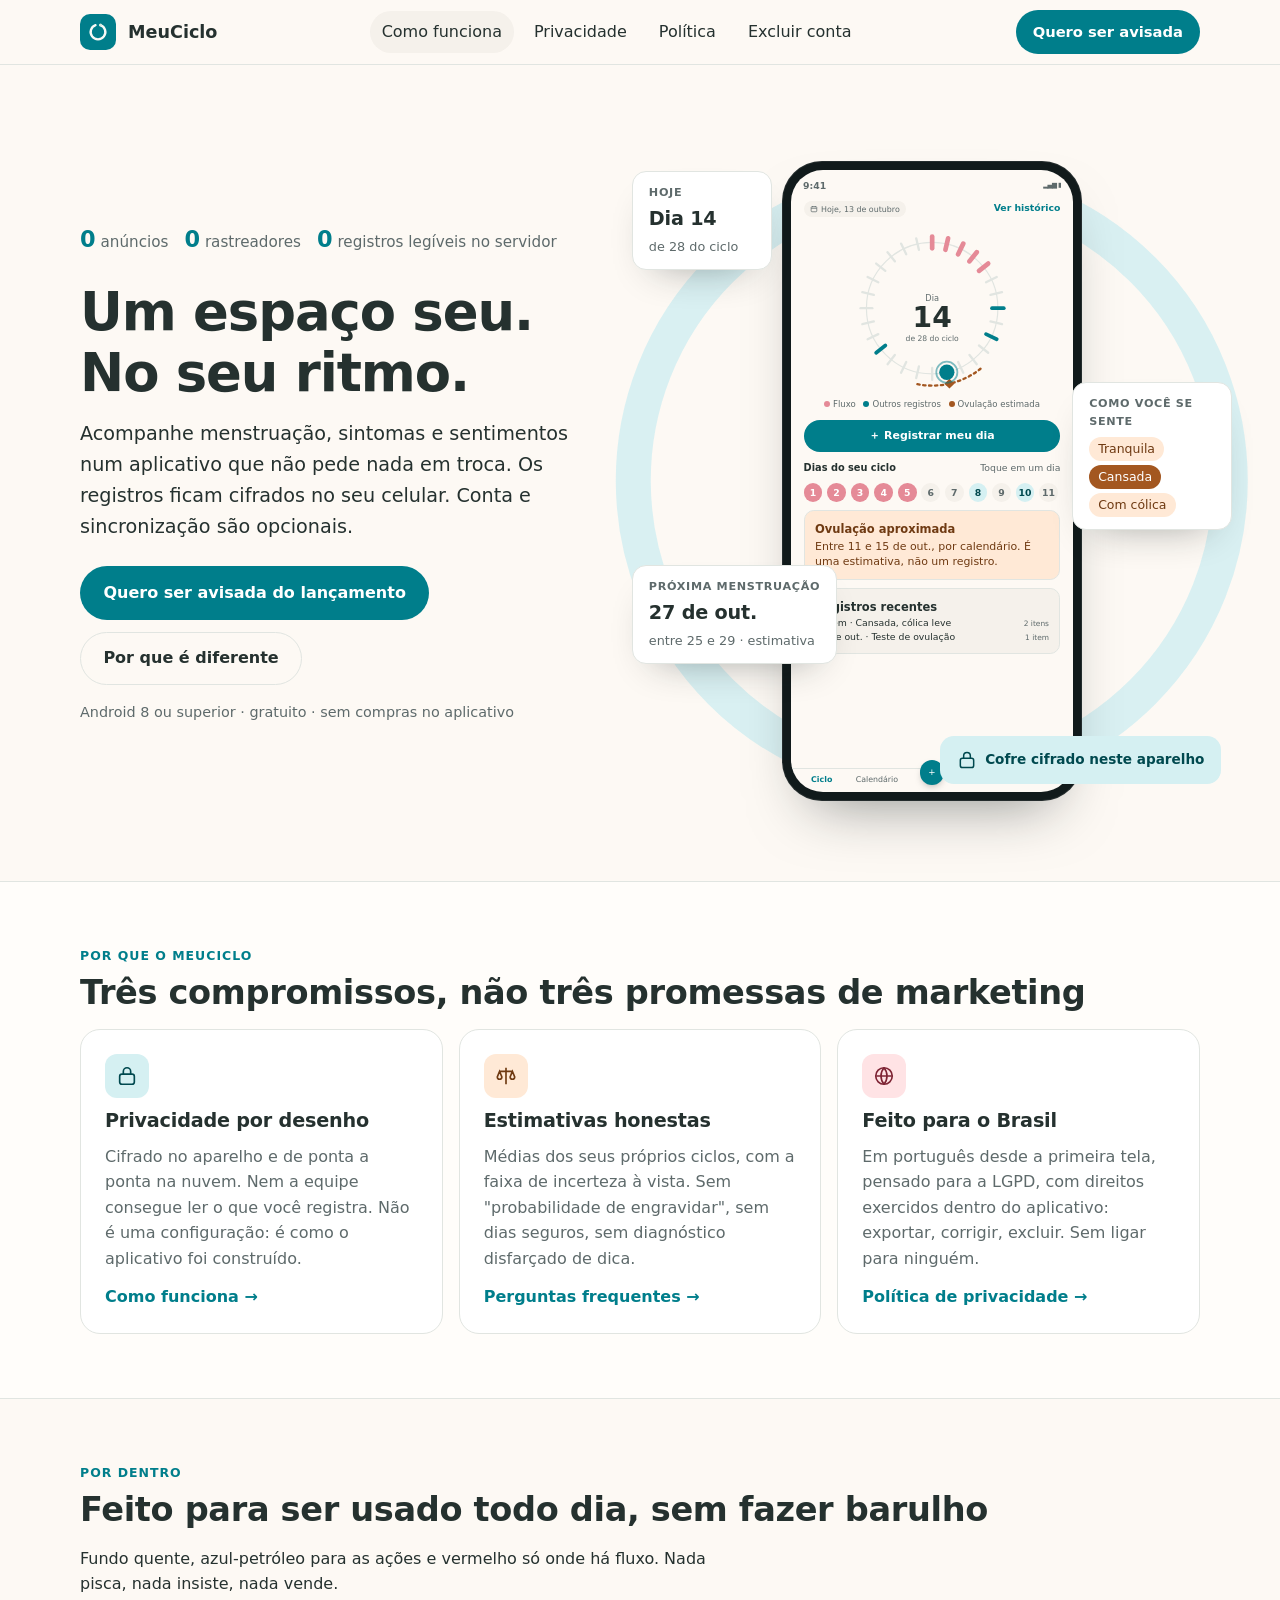
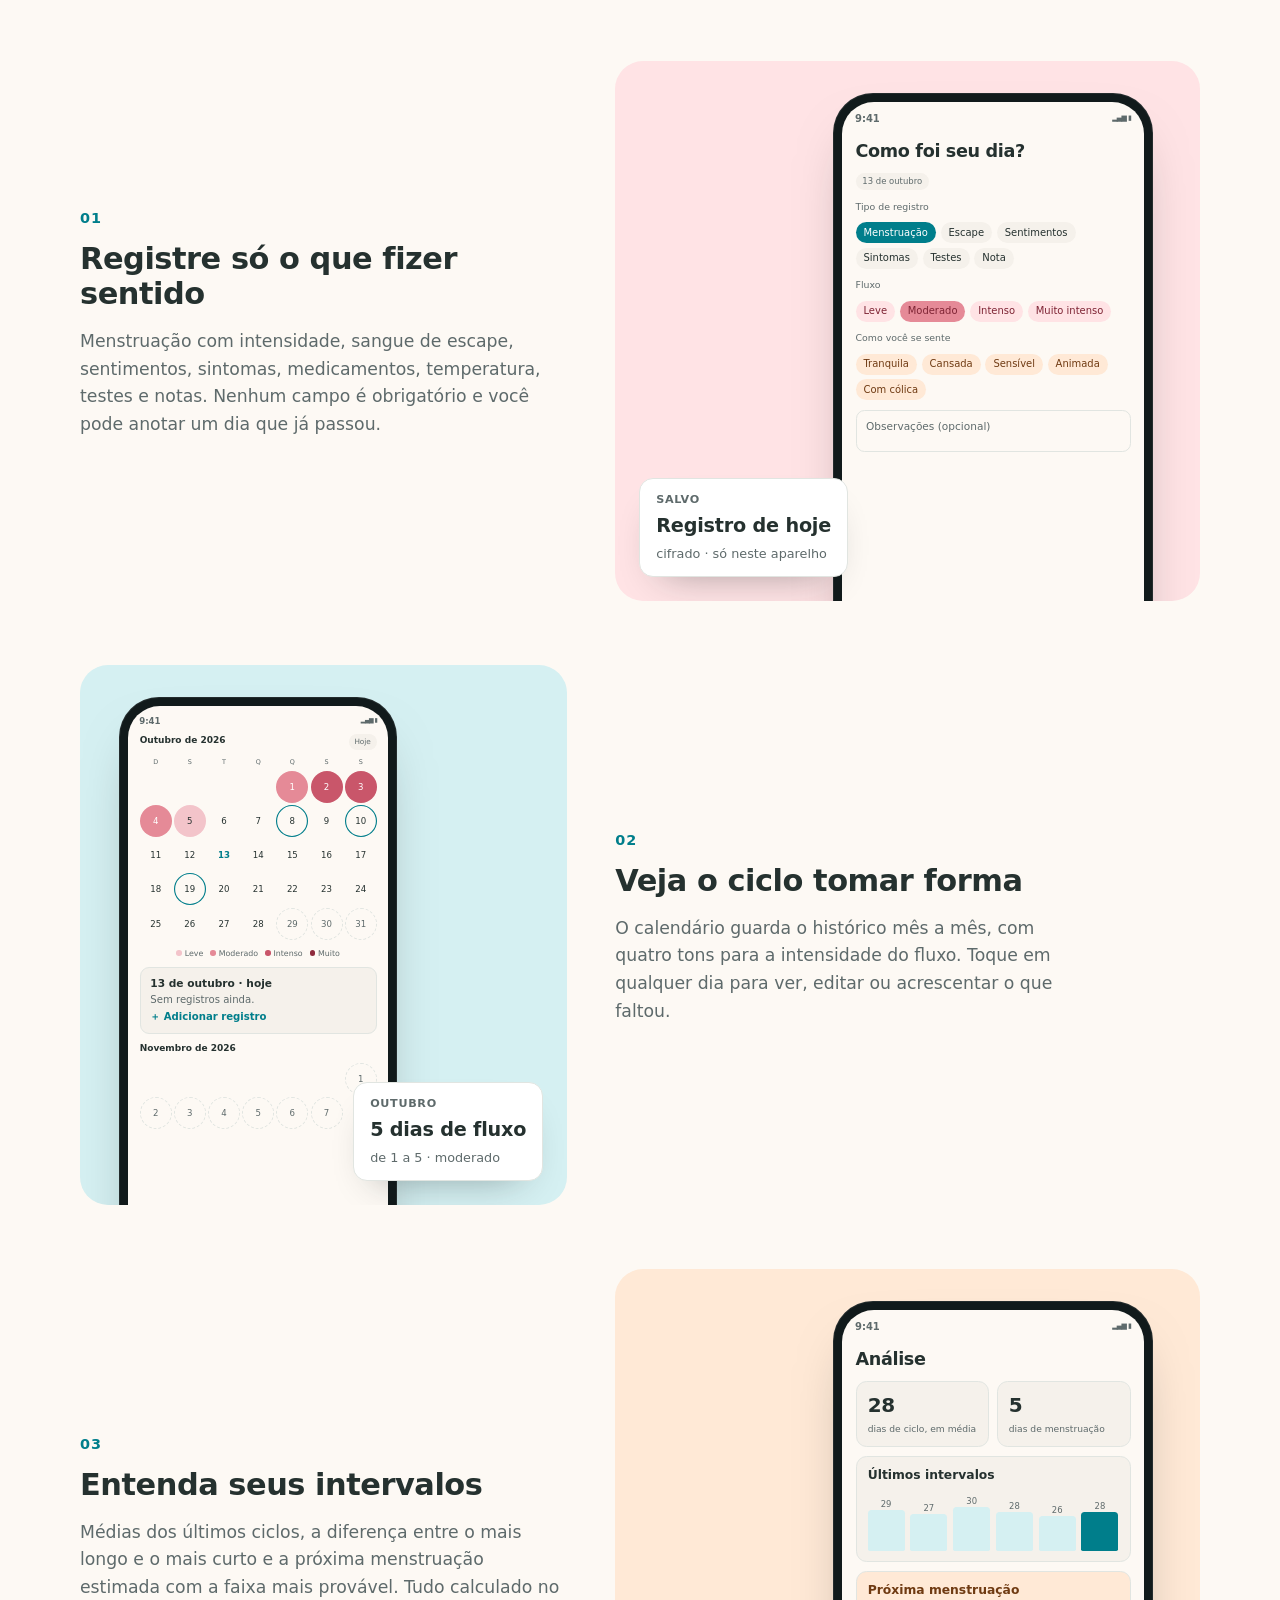
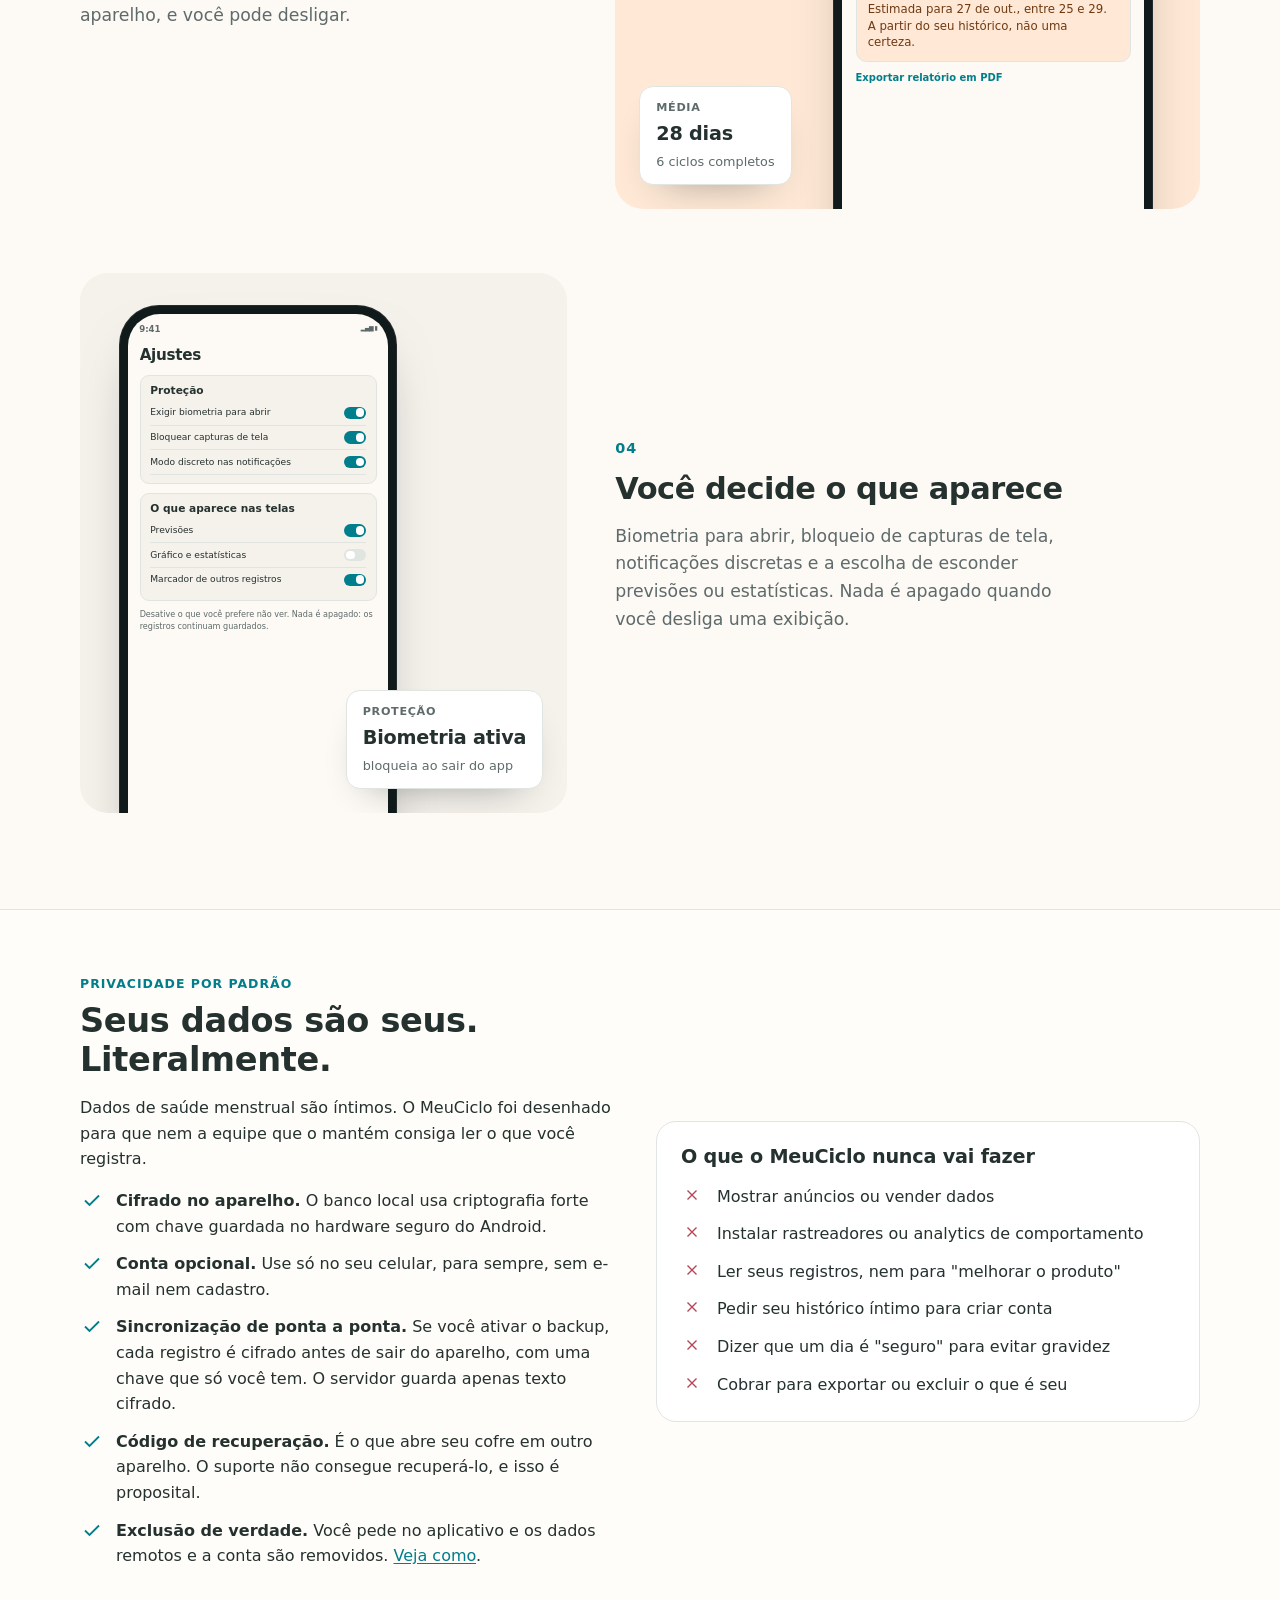
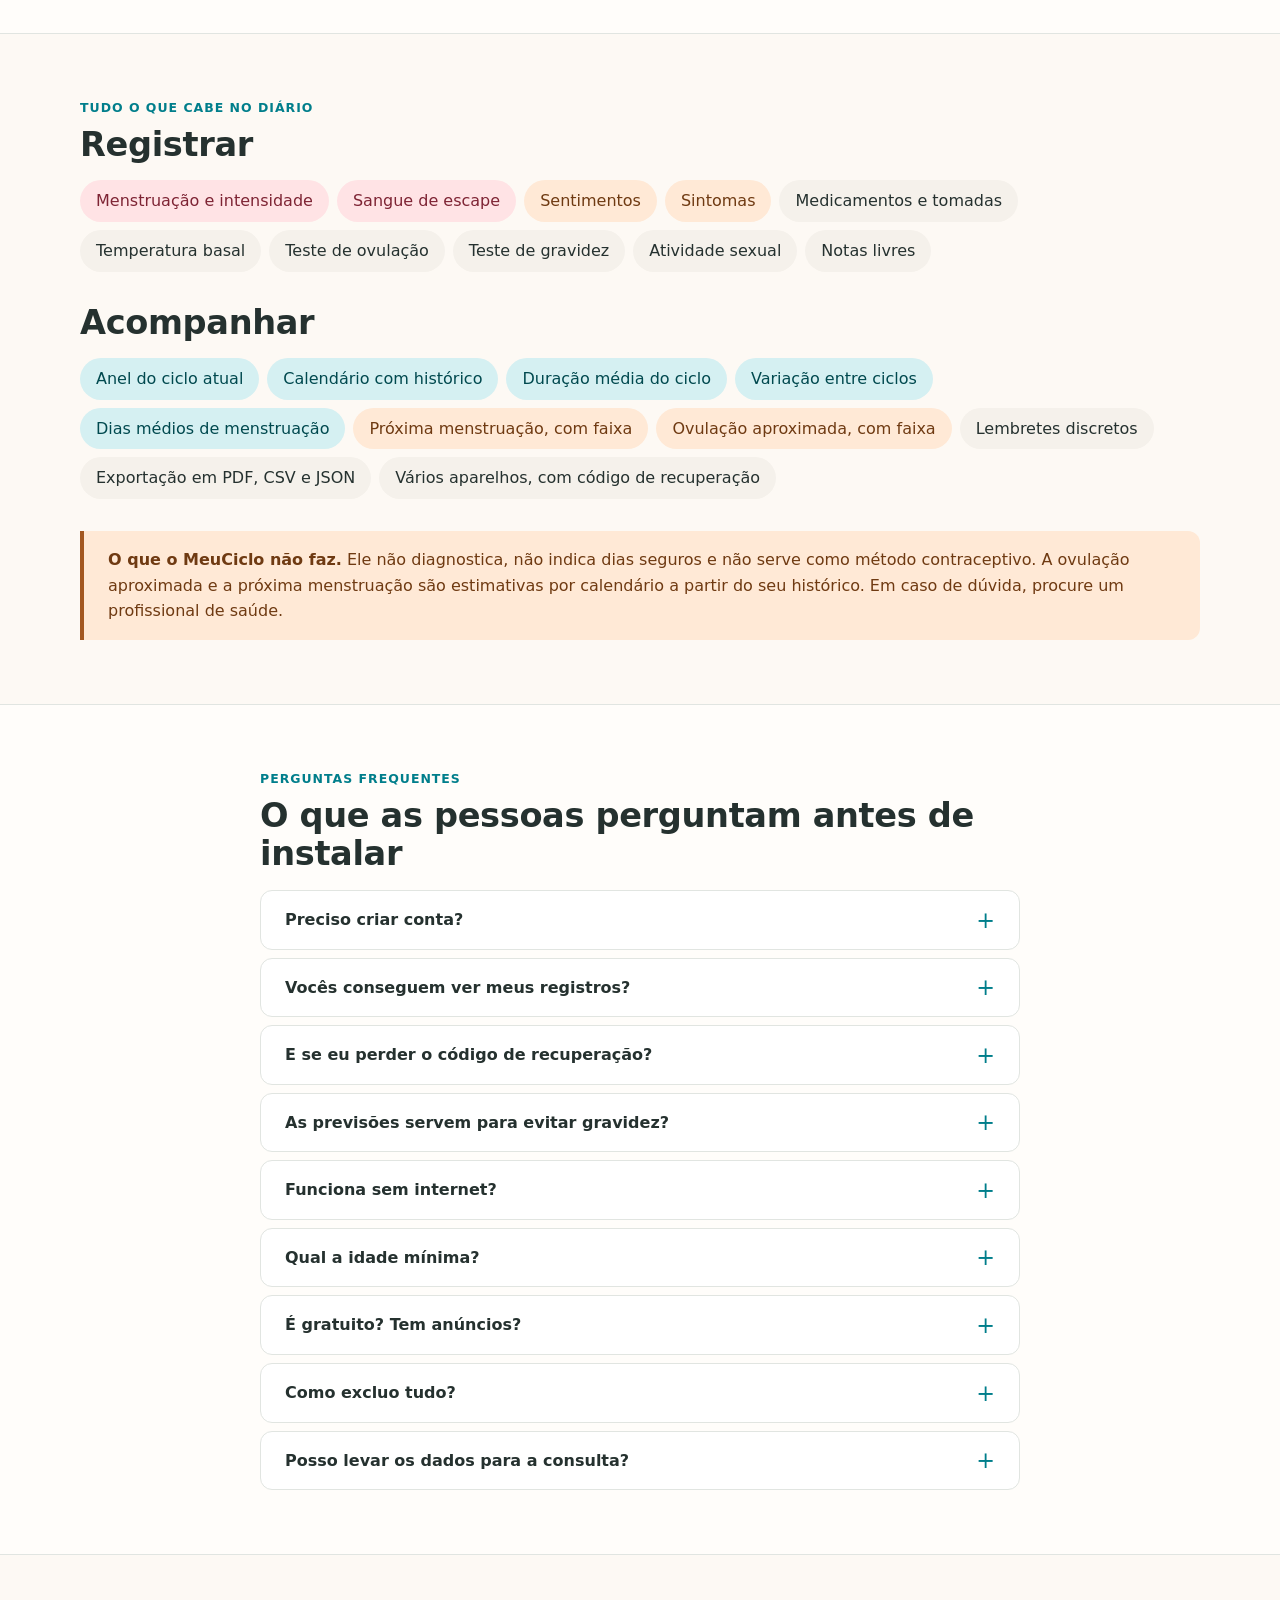
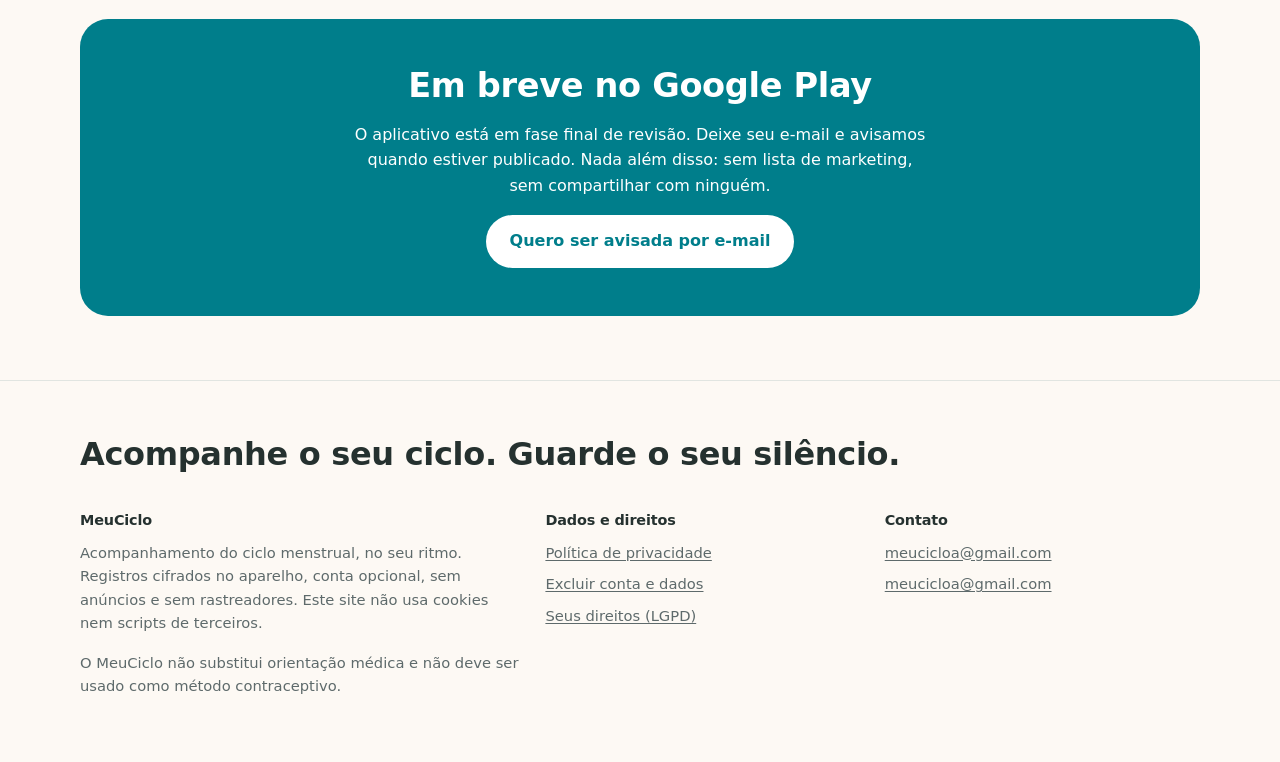
<file: index.html>
<!doctype html>
<html lang="pt-BR">
<head>
<meta charset="utf-8">
<meta name="viewport" content="width=device-width, initial-scale=1">
<title>MeuCiclo — um espaço seu, no seu ritmo</title>
<meta name="description" content="Aplicativo Android para acompanhar o ciclo menstrual com registros cifrados no aparelho, conta opcional, sem anúncios e sem rastreadores.">
<link rel="icon" href="assets/logo.svg" type="image/svg+xml">
<link rel="canonical" href="https://appmeuciclo.com.br/">
<meta name="theme-color" content="#007E8B">
<meta property="og:title" content="MeuCiclo — um espaço seu, no seu ritmo">
<meta property="og:description" content="Aplicativo Android para acompanhar o ciclo menstrual com registros cifrados no aparelho, conta opcional, sem anúncios e sem rastreadores.">
<meta property="og:type" content="website">
<meta property="og:url" content="https://appmeuciclo.com.br/">
<meta property="og:locale" content="pt_BR">
<link rel="stylesheet" href="assets/styles.css">
</head>
<body>
<a class="skip" href="#conteudo">Ir para o conteúdo</a>
<header class="top"><div class="wrap">
  <a class="brand" href="index.html"><svg viewBox="0 0 108 108" aria-hidden="true"><rect width="108" height="108" fill="#007E8B"/><path d="M61.52,33.33 A22,22 0 1 1 46.48,33.33" fill="none" stroke="#F7F9F6" stroke-width="7" stroke-linecap="round"/><circle cx="61.52" cy="33.33" r="4.5" fill="#D6EBE1"/></svg> MeuCiclo</a>
  <nav class="nav" aria-label="Principal">
    <a href="index.html#como-funciona" aria-current="page">Como funciona</a>
    <a href="index.html#privacidade">Privacidade</a>
    <a href="privacidade.html">Política</a>
    <a href="excluir-conta.html">Excluir conta</a>
  </nav>
  <a class="btn btn-primary btn-sm head-cta" href="#download">Quero ser avisada</a>
</div></header>
<main id="conteudo">
<section class="hero"><div class="wrap">
  <div class="hero-copy">
    <ul class="proof" aria-label="O que o MeuCiclo não tem">
      <li><b>0</b> anúncios</li><li><b>0</b> rastreadores</li><li><b>0</b> registros legíveis no servidor</li>
    </ul>
    <h1>Um espaço seu.<br>No seu ritmo.</h1>
    <p class="lead">Acompanhe menstruação, sintomas e sentimentos num aplicativo que não pede nada em troca. Os registros ficam cifrados no seu celular. Conta e sincronização são opcionais.</p>
    <div class="actions">
      <a class="btn btn-primary" href="#download">Quero ser avisada do lançamento</a>
      <a class="btn btn-ghost" href="#por-que">Por que é diferente</a>
    </div>
    <p class="note muted">Android 8 ou superior · gratuito · sem compras no aplicativo</p>
  </div>
  <div class="hero-art" aria-hidden="true">
    <div class="halo"></div>
    <div class="phone"><div class="screen"><div class="status"><span>9:41</span><span>▂▄▆ ▮</span></div><div class="body">
  <div class="row"><span class="chip"><svg viewBox="0 0 24 24" fill="none" stroke="currentColor" stroke-width="2.2" aria-hidden="true"><rect x="3.5" y="5" width="17" height="15.5" rx="2.5"/><path d="M3.5 10h17M8 3v4M16 3v4"/></svg> Hoje, 13 de outubro</span><span class="link">Ver histórico</span></div>
  <svg class="ring" viewBox="0 0 140 140" role="img" aria-label="Anel do ciclo com 28 dias, cinco dias de fluxo e o dia de hoje destacado"><circle cx="70" cy="70" r="56" fill="none" stroke="var(--outline)" stroke-width="1"/><line x1="70.0" y1="19.0" x2="70.0" y2="9.0" stroke="var(--flow-2)" stroke-width="4" stroke-linecap="round"/><line x1="81.3" y1="20.3" x2="83.6" y2="10.5" stroke="var(--flow-2)" stroke-width="4" stroke-linecap="round"/><line x1="92.1" y1="24.1" x2="96.5" y2="15.0" stroke="var(--flow-2)" stroke-width="4" stroke-linecap="round"/><line x1="101.8" y1="30.1" x2="108.0" y2="22.3" stroke="var(--flow-2)" stroke-width="4" stroke-linecap="round"/><line x1="109.9" y1="38.2" x2="117.7" y2="32.0" stroke="var(--flow-2)" stroke-width="4" stroke-linecap="round"/><line x1="115.9" y1="47.9" x2="125.0" y2="43.5" stroke="var(--outline)" stroke-width="2" stroke-linecap="round"/><line x1="119.7" y1="58.7" x2="129.5" y2="56.4" stroke="var(--outline)" stroke-width="2" stroke-linecap="round"/><line x1="121.0" y1="70.0" x2="131.0" y2="70.0" stroke="var(--primary)" stroke-width="3.2" stroke-linecap="round"/><line x1="119.7" y1="81.3" x2="129.5" y2="83.6" stroke="var(--outline)" stroke-width="2" stroke-linecap="round"/><line x1="115.9" y1="92.1" x2="125.0" y2="96.5" stroke="var(--primary)" stroke-width="3.2" stroke-linecap="round"/><line x1="109.9" y1="101.8" x2="117.7" y2="108.0" stroke="var(--outline)" stroke-width="2" stroke-linecap="round"/><line x1="101.8" y1="109.9" x2="108.0" y2="117.7" stroke="var(--outline)" stroke-width="2" stroke-linecap="round"/><line x1="92.1" y1="115.9" x2="96.5" y2="125.0" stroke="var(--outline)" stroke-width="2" stroke-linecap="round"/><line x1="81.3" y1="119.7" x2="83.6" y2="129.5" stroke="var(--outline)" stroke-width="2" stroke-linecap="round"/><line x1="70.0" y1="121.0" x2="70.0" y2="131.0" stroke="var(--outline)" stroke-width="2" stroke-linecap="round"/><line x1="58.7" y1="119.7" x2="56.4" y2="129.5" stroke="var(--outline)" stroke-width="2" stroke-linecap="round"/><line x1="47.9" y1="115.9" x2="43.5" y2="125.0" stroke="var(--outline)" stroke-width="2" stroke-linecap="round"/><line x1="38.2" y1="109.9" x2="32.0" y2="117.7" stroke="var(--outline)" stroke-width="2" stroke-linecap="round"/><line x1="30.1" y1="101.8" x2="22.3" y2="108.0" stroke="var(--primary)" stroke-width="3.2" stroke-linecap="round"/><line x1="24.1" y1="92.1" x2="15.0" y2="96.5" stroke="var(--outline)" stroke-width="2" stroke-linecap="round"/><line x1="20.3" y1="81.3" x2="10.5" y2="83.6" stroke="var(--outline)" stroke-width="2" stroke-linecap="round"/><line x1="19.0" y1="70.0" x2="9.0" y2="70.0" stroke="var(--outline)" stroke-width="2" stroke-linecap="round"/><line x1="20.3" y1="58.7" x2="10.5" y2="56.4" stroke="var(--outline)" stroke-width="2" stroke-linecap="round"/><line x1="24.1" y1="47.9" x2="15.0" y2="43.5" stroke="var(--outline)" stroke-width="2" stroke-linecap="round"/><line x1="30.1" y1="38.2" x2="22.3" y2="32.0" stroke="var(--outline)" stroke-width="2" stroke-linecap="round"/><line x1="38.2" y1="30.1" x2="32.0" y2="22.3" stroke="var(--outline)" stroke-width="2" stroke-linecap="round"/><line x1="47.9" y1="24.1" x2="43.5" y2="15.0" stroke="var(--outline)" stroke-width="2" stroke-linecap="round"/><line x1="58.7" y1="20.3" x2="56.4" y2="10.5" stroke="var(--outline)" stroke-width="2" stroke-linecap="round"/><path d="M111.2,121.6 A66,66 0 0 1 55.3,134.3" fill="none" stroke="var(--warm)" stroke-width="2" stroke-dasharray="2 3" stroke-linecap="round"/><rect x="81.7" y="131.3" width="6" height="6" transform="rotate(45 84.7 134.3)" fill="var(--warm)"/><circle cx="82.5" cy="124.6" r="6.5" fill="var(--primary)"/><circle cx="82.5" cy="124.6" r="9" fill="none" stroke="var(--primary)" stroke-width="1.5" opacity=".5"/><text x="70" y="64" text-anchor="middle" font-size="7" fill="var(--muted)">Dia</text><text x="70" y="86" text-anchor="middle" font-size="24" font-weight="800" fill="var(--fg)">14</text><text x="70" y="98" text-anchor="middle" font-size="6.5" fill="var(--muted)">de 28 do ciclo</text></svg>
  <div class="legend"><span style="--c:var(--flow-2)">Fluxo</span><span style="--c:var(--primary)">Outros registros</span><span style="--c:var(--warm)">Ovulação estimada</span></div>
  <div class="cta">＋ Registrar meu dia</div>
  <div class="row"><b>Dias do seu ciclo</b><span class="muted">Toque em um dia</span></div>
  <div class="dots"><i class="f">1</i><i class="f">2</i><i class="f">3</i><i class="f">4</i><i class="f">5</i><i>6</i><i>7</i><i class="o">8</i><i>9</i><i class="o">10</i><i>11</i><i>12</i><i>13</i><i class="t">14</i><i>15</i></div>
  <div class="card warm"><h4>Ovulação aproximada</h4>Entre 11 e 15 de out., por calendário. É uma estimativa, não um registro.</div>
  <div class="card"><h4>Registros recentes</h4><div class="row"><span>Ontem · Cansada, cólica leve</span><span class="label">2 itens</span></div><div class="row"><span>10 de out. · Teste de ovulação</span><span class="label">1 item</span></div></div>
</div><div class="tabs"><span class="on">Ciclo</span><span class="">Calendário</span><span><span class="fab">+</span></span><span class="">Análise</span><span class="">Perfil</span></div></div></div>
    <div class="frag f1"><span class="k">Hoje</span><b>Dia 14</b><small>de 28 do ciclo</small></div>
    <div class="frag f2"><span class="k">Como você se sente</span><div class="chips"><span>Tranquila</span><span class="on">Cansada</span><span>Com cólica</span></div></div>
    <div class="frag f3"><span class="k">Próxima menstruação</span><b>27 de out.</b><small>entre 25 e 29 · estimativa</small></div>
    <div class="frag f4"><svg viewBox="0 0 24 24" fill="none" stroke="currentColor" stroke-width="1.8" aria-hidden="true"><rect x="4" y="10" width="16" height="11" rx="2.5"/><path d="M8 10V7a4 4 0 0 1 8 0v3"/></svg><span>Cofre cifrado neste aparelho</span></div>
  </div>
</div></section>

<section id="por-que" class="alt"><div class="wrap">
  <p class="eyebrow">Por que o MeuCiclo</p>
  <h2>Três compromissos, não três promessas de marketing</h2>
  <div class="pillars">
    <a class="pillar" href="#privacidade"><span class="ic p"><svg viewBox="0 0 24 24" fill="none" stroke="currentColor" stroke-width="1.8" aria-hidden="true"><rect x="4" y="10" width="16" height="11" rx="2.5"/><path d="M8 10V7a4 4 0 0 1 8 0v3"/></svg></span><h3>Privacidade por desenho</h3><p>Cifrado no aparelho e de ponta a ponta na nuvem. Nem a equipe consegue ler o que você registra. Não é uma configuração: é como o aplicativo foi construído.</p><span class="more">Como funciona</span></a>
    <a class="pillar" href="#faq"><span class="ic w"><svg viewBox="0 0 24 24" fill="none" stroke="currentColor" stroke-width="1.8" aria-hidden="true"><path d="M12 3v18M5 7h14M5 7l-2.5 6a2.5 2.5 0 0 0 5 0L5 7zM19 7l-2.5 6a2.5 2.5 0 0 0 5 0L19 7z"/></svg></span><h3>Estimativas honestas</h3><p>Médias dos seus próprios ciclos, com a faixa de incerteza à vista. Sem "probabilidade de engravidar", sem dias seguros, sem diagnóstico disfarçado de dica.</p><span class="more">Perguntas frequentes</span></a>
    <a class="pillar" href="privacidade.html"><span class="ic f"><svg viewBox="0 0 24 24" fill="none" stroke="currentColor" stroke-width="1.8" aria-hidden="true"><circle cx="12" cy="12" r="9"/><path d="M3.5 12h17M12 3a14 14 0 0 1 0 18M12 3a14 14 0 0 0 0 18"/></svg></span><h3>Feito para o Brasil</h3><p>Em português desde a primeira tela, pensado para a LGPD, com direitos exercidos dentro do aplicativo: exportar, corrigir, excluir. Sem ligar para ninguém.</p><span class="more">Política de privacidade</span></a>
  </div>
</div></section>

<section id="como-funciona"><div class="wrap">
  <p class="eyebrow">Por dentro</p>
  <h2>Feito para ser usado todo dia, sem fazer barulho</h2>
  <p class="intro">Fundo quente, azul-petróleo para as ações e vermelho só onde há fluxo. Nada pisca, nada insiste, nada vende.</p>
  <div class="zig">
  <div class="zig-text"><span class="n">01</span><h3>Registre só o que fizer sentido</h3><p>Menstruação com intensidade, sangue de escape, sentimentos, sintomas, medicamentos, temperatura, testes e notas. Nenhum campo é obrigatório e você pode anotar um dia que já passou.</p></div>
  <div class="zig-art t-flow"><div class="frag"><span class="k">Salvo</span><b>Registro de hoje</b><small>cifrado · só neste aparelho</small></div><div class="phone"><div class="screen"><div class="status"><span>9:41</span><span>▂▄▆ ▮</span></div><div class="body">
  <h4 class="title">Como foi seu dia?</h4>
  <div class="row"><span class="chip">13 de outubro</span></div>
  <div class="label">Tipo de registro</div>
  <div class="choices"><span class="sel">Menstruação</span><span>Escape</span><span>Sentimentos</span><span>Sintomas</span><span>Testes</span><span>Nota</span></div>
  <div class="label">Fluxo</div>
  <div class="choices"><span class="fl">Leve</span><span class="fl sel" style="background:var(--flow-2)">Moderado</span><span class="fl">Intenso</span><span class="fl">Muito intenso</span></div>
  <div class="label">Como você se sente</div>
  <div class="choices"><span class="mood">Tranquila</span><span class="mood">Cansada</span><span class="mood">Sensível</span><span class="mood">Animada</span><span class="mood">Com cólica</span></div>
  <div class="field">Observações (opcional)</div>
  <div class="cta push">Salvar</div>
</div><div class="tabs"><span class="">Ciclo</span><span class="">Calendário</span><span><span class="fab">+</span></span><span class="">Análise</span><span class="">Perfil</span></div></div></div></div>
</div>
  <div class="zig flip">
  <div class="zig-text"><span class="n">02</span><h3>Veja o ciclo tomar forma</h3><p>O calendário guarda o histórico mês a mês, com quatro tons para a intensidade do fluxo. Toque em qualquer dia para ver, editar ou acrescentar o que faltou.</p></div>
  <div class="zig-art t-teal"><div class="frag"><span class="k">Outubro</span><b>5 dias de fluxo</b><small>de 1 a 5 · moderado</small></div><div class="phone"><div class="screen"><div class="status"><span>9:41</span><span>▂▄▆ ▮</span></div><div class="body">
  <div class="row"><b>Outubro de 2026</b><span class="chip">Hoje</span></div>
  <div class="cal"><span class="h">D</span><span class="h">S</span><span class="h">T</span><span class="h">Q</span><span class="h">Q</span><span class="h">S</span><span class="h">S</span><i></i><i></i><i></i><i></i><i class="f2">1</i><i class="f3">2</i><i class="f3">3</i><i class="f2">4</i><i class="f1">5</i><i class="">6</i><i class="">7</i><i class="o">8</i><i class="">9</i><i class="o">10</i><i class="">11</i><i class="">12</i><i class="today">13</i><i class="">14</i><i class="">15</i><i class="">16</i><i class="">17</i><i class="">18</i><i class="o">19</i><i class="">20</i><i class="">21</i><i class="">22</i><i class="">23</i><i class="">24</i><i class="">25</i><i class="">26</i><i class="">27</i><i class="">28</i><i class="p">29</i><i class="p">30</i><i class="p">31</i></div>
  <div class="legend"><span style="--c:var(--flow-1)">Leve</span><span style="--c:var(--flow-2)">Moderado</span><span style="--c:var(--flow-3)">Intenso</span><span style="--c:var(--flow-4)">Muito</span></div>
  <div class="card"><h4>13 de outubro · hoje</h4><div class="muted">Sem registros ainda.</div><div class="link" style="margin-top:.3em">＋ Adicionar registro</div></div>
  <div class="row"><b>Novembro de 2026</b></div>
  <div class="cal" aria-hidden="true"><i class=""></i><i class=""></i><i class=""></i><i class=""></i><i class=""></i><i class=""></i><i class="p">1</i><i class="p">2</i><i class="p">3</i><i class="p">4</i><i class="p">5</i><i class="p">6</i><i class="p">7</i></div>
</div><div class="tabs"><span class="">Ciclo</span><span class="on">Calendário</span><span><span class="fab">+</span></span><span class="">Análise</span><span class="">Perfil</span></div></div></div></div>
</div>
  <div class="zig">
  <div class="zig-text"><span class="n">03</span><h3>Entenda seus intervalos</h3><p>Médias dos últimos ciclos, a diferença entre o mais longo e o mais curto e a próxima menstruação estimada com a faixa mais provável. Tudo calculado no aparelho, e você pode desligar.</p></div>
  <div class="zig-art t-warm"><div class="frag"><span class="k">Média</span><b>28 dias</b><small>6 ciclos completos</small></div><div class="phone"><div class="screen"><div class="status"><span>9:41</span><span>▂▄▆ ▮</span></div><div class="body">
  <h4 class="title">Análise</h4>
  <div class="stat"><div class="card"><b>28</b><small>dias de ciclo, em média</small></div><div class="card"><b>5</b><small>dias de menstruação</small></div></div>
  <div class="card"><h4>Últimos intervalos</h4><div class="bars"><i data-v="29" style="height:78%"></i><i data-v="27" style="height:70%"></i><i data-v="30" style="height:84%"></i><i data-v="28" style="height:74%"></i><i data-v="26" style="height:66%"></i><i class="hi" data-v="28" style="height:74%"></i></div></div>
  <div class="card warm"><h4>Próxima menstruação</h4>Estimada para 27 de out., entre 25 e 29. A partir do seu histórico, não uma certeza.</div>
  <div class="row"><span class="link">Exportar relatório em PDF</span></div>
</div><div class="tabs"><span class="">Ciclo</span><span class="">Calendário</span><span><span class="fab">+</span></span><span class="on">Análise</span><span class="">Perfil</span></div></div></div></div>
</div>
  <div class="zig flip">
  <div class="zig-text"><span class="n">04</span><h3>Você decide o que aparece</h3><p>Biometria para abrir, bloqueio de capturas de tela, notificações discretas e a escolha de esconder previsões ou estatísticas. Nada é apagado quando você desliga uma exibição.</p></div>
  <div class="zig-art"><div class="frag"><span class="k">Proteção</span><b>Biometria ativa</b><small>bloqueia ao sair do app</small></div><div class="phone"><div class="screen"><div class="status"><span>9:41</span><span>▂▄▆ ▮</span></div><div class="body">
  <h4 class="title">Ajustes</h4>
  <div class="card"><h4>Proteção</h4>
    <div class="toggle">Exigir biometria para abrir<i></i></div>
    <div class="toggle">Bloquear capturas de tela<i></i></div>
    <div class="toggle">Modo discreto nas notificações<i></i></div>
  </div>
  <div class="card"><h4>O que aparece nas telas</h4>
    <div class="toggle">Previsões<i></i></div>
    <div class="toggle">Gráfico e estatísticas<i class="off"></i></div>
    <div class="toggle" style="border:0">Marcador de outros registros<i></i></div>
  </div>
  <div class="label">Desative o que você prefere não ver. Nada é apagado: os registros continuam guardados.</div>
</div><div class="tabs"><span class="">Ciclo</span><span class="">Calendário</span><span><span class="fab">+</span></span><span class="">Análise</span><span class="on">Perfil</span></div></div></div></div>
</div>
</div></section>

<section id="privacidade" class="alt"><div class="wrap">
  <div class="split">
    <div>
      <p class="eyebrow">Privacidade por padrão</p>
      <h2>Seus dados são seus. Literalmente.</h2>
      <p>Dados de saúde menstrual são íntimos. O MeuCiclo foi desenhado para que nem a equipe que o mantém consiga ler o que você registra.</p>
      <ul class="checks">
        <li><svg viewBox="0 0 24 24" fill="none" stroke="currentColor" stroke-width="1.8" aria-hidden="true"><path d="M5 12.5l4.5 4.5L19 7.5"/></svg><span><strong>Cifrado no aparelho.</strong> O banco local usa criptografia forte com chave guardada no hardware seguro do Android.</span></li>
        <li><svg viewBox="0 0 24 24" fill="none" stroke="currentColor" stroke-width="1.8" aria-hidden="true"><path d="M5 12.5l4.5 4.5L19 7.5"/></svg><span><strong>Conta opcional.</strong> Use só no seu celular, para sempre, sem e-mail nem cadastro.</span></li>
        <li><svg viewBox="0 0 24 24" fill="none" stroke="currentColor" stroke-width="1.8" aria-hidden="true"><path d="M5 12.5l4.5 4.5L19 7.5"/></svg><span><strong>Sincronização de ponta a ponta.</strong> Se você ativar o backup, cada registro é cifrado antes de sair do aparelho, com uma chave que só você tem. O servidor guarda apenas texto cifrado.</span></li>
        <li><svg viewBox="0 0 24 24" fill="none" stroke="currentColor" stroke-width="1.8" aria-hidden="true"><path d="M5 12.5l4.5 4.5L19 7.5"/></svg><span><strong>Código de recuperação.</strong> É o que abre seu cofre em outro aparelho. O suporte não consegue recuperá-lo, e isso é proposital.</span></li>
        <li><svg viewBox="0 0 24 24" fill="none" stroke="currentColor" stroke-width="1.8" aria-hidden="true"><path d="M5 12.5l4.5 4.5L19 7.5"/></svg><span><strong>Exclusão de verdade.</strong> Você pede no aplicativo e os dados remotos e a conta são removidos. <a href="excluir-conta.html">Veja como</a>.</span></li>
      </ul>
    </div>
    <div class="never">
      <h3>O que o MeuCiclo nunca vai fazer</h3>
      <ul>
        <li><svg viewBox="0 0 24 24" fill="none" stroke="currentColor" stroke-width="1.8" aria-hidden="true"><path d="M6 6l12 12M18 6L6 18"/></svg>Mostrar anúncios ou vender dados</li>
        <li><svg viewBox="0 0 24 24" fill="none" stroke="currentColor" stroke-width="1.8" aria-hidden="true"><path d="M6 6l12 12M18 6L6 18"/></svg>Instalar rastreadores ou analytics de comportamento</li>
        <li><svg viewBox="0 0 24 24" fill="none" stroke="currentColor" stroke-width="1.8" aria-hidden="true"><path d="M6 6l12 12M18 6L6 18"/></svg>Ler seus registros, nem para "melhorar o produto"</li>
        <li><svg viewBox="0 0 24 24" fill="none" stroke="currentColor" stroke-width="1.8" aria-hidden="true"><path d="M6 6l12 12M18 6L6 18"/></svg>Pedir seu histórico íntimo para criar conta</li>
        <li><svg viewBox="0 0 24 24" fill="none" stroke="currentColor" stroke-width="1.8" aria-hidden="true"><path d="M6 6l12 12M18 6L6 18"/></svg>Dizer que um dia é "seguro" para evitar gravidez</li>
        <li><svg viewBox="0 0 24 24" fill="none" stroke="currentColor" stroke-width="1.8" aria-hidden="true"><path d="M6 6l12 12M18 6L6 18"/></svg>Cobrar para exportar ou excluir o que é seu</li>
      </ul>
    </div>
  </div>
</div></section>

<section id="recursos"><div class="wrap">
  <p class="eyebrow">Tudo o que cabe no diário</p>
  <h2>Registrar</h2>
  <ul class="cloud" aria-label="Tipos de registro">
    <li class="f">Menstruação e intensidade</li><li class="f">Sangue de escape</li><li class="w">Sentimentos</li><li class="w">Sintomas</li><li>Medicamentos e tomadas</li><li>Temperatura basal</li><li>Teste de ovulação</li><li>Teste de gravidez</li><li>Atividade sexual</li><li>Notas livres</li>
  </ul>
  <h2 style="margin-top:var(--s-8)">Acompanhar</h2>
  <ul class="cloud" aria-label="O que o aplicativo calcula">
    <li class="p">Anel do ciclo atual</li><li class="p">Calendário com histórico</li><li class="p">Duração média do ciclo</li><li class="p">Variação entre ciclos</li><li class="p">Dias médios de menstruação</li><li class="w">Próxima menstruação, com faixa</li><li class="w">Ovulação aproximada, com faixa</li><li>Lembretes discretos</li><li>Exportação em PDF, CSV e JSON</li><li>Vários aparelhos, com código de recuperação</li>
  </ul>
  <div class="callout" style="margin-top:var(--s-8)">
    <p><strong>O que o MeuCiclo não faz.</strong> Ele não diagnostica, não indica dias seguros e não serve como método contraceptivo. A ovulação aproximada e a próxima menstruação são estimativas por calendário a partir do seu histórico. Em caso de dúvida, procure um profissional de saúde.</p>
  </div>
</div></section>

<section id="faq" class="alt"><div class="wrap narrow">
  <p class="eyebrow">Perguntas frequentes</p>
  <h2>O que as pessoas perguntam antes de instalar</h2>
  <div class="faq">
    <details><summary>Preciso criar conta?</summary><p>Não. O aplicativo funciona por completo sem conta, sem e-mail e sem internet. A conta só serve para guardar uma cópia cifrada e recuperar o histórico em outro aparelho, e você pode criá-la depois, em Ajustes.</p></details>
    <details><summary>Vocês conseguem ver meus registros?</summary><p>Não. No aparelho, o banco é cifrado com uma chave que fica no hardware seguro do Android. Na nuvem, cada registro é cifrado antes de sair do celular com uma chave que só você tem. O servidor guarda texto cifrado, e o painel da equipe não tem acesso nem às chaves nem ao conteúdo.</p></details>
    <details><summary>E se eu perder o código de recuperação?</summary><p>Enquanto você tiver um aparelho com o aplicativo aberto, seus dados continuam lá e você pode exportá-los. Sem o código e sem nenhum aparelho vinculado, o cofre na nuvem não pode ser aberto por ninguém, nem por nós. É o preço de ninguém mais poder ler seus dados. Guarde o código num lugar seguro assim que ele aparecer.</p></details>
    <details><summary>As previsões servem para evitar gravidez?</summary><p>Não. A próxima menstruação e a ovulação aproximada são estimativas por calendário, a partir dos seus intervalos anteriores, e vêm sempre com uma faixa de incerteza. O MeuCiclo não identifica dias seguros nem substitui métodos contraceptivos ou orientação médica.</p></details>
    <details><summary>Funciona sem internet?</summary><p>Sim. Registrar, consultar o calendário, ver as médias e exportar funcionam em modo avião. A internet só é usada se você ativar a sincronização ou enviar uma mensagem ao suporte.</p></details>
    <details><summary>Qual a idade mínima?</summary><p>Nesta versão o MeuCiclo é para maiores de 18 anos. O acesso para adolescentes está planejado e depende de uma revisão de privacidade em andamento — os detalhes estão na <a href="privacidade.html#menores">política de privacidade</a>.</p></details>
<details><summary>É gratuito? Tem anúncios?</summary><p>É gratuito, sem anúncios, sem compras no aplicativo e sem venda de dados. Não há plano pago que destrave recursos.</p></details>
    <details><summary>Como excluo tudo?</summary><p>Em Perfil → Privacidade e seus dados → Solicitar exclusão da conta. Os dados remotos e a conta são removidos; a cópia local você apaga ao sair ou desinstalar. O passo a passo está em <a href="excluir-conta.html">Excluir conta</a>.</p></details>
    <details><summary>Posso levar os dados para a consulta?</summary><p>Sim. Exporte um relatório em PDF, ou os dados em CSV e JSON, direto do aparelho. O arquivo vai para onde você escolher, e só você decide com quem compartilhar.</p></details>
  </div>
</div></section>

<section id="download"><div class="wrap">
  <div class="cta-band">
    <h2>Em breve no Google Play</h2>
    <p>O aplicativo está em fase final de revisão. Deixe seu e-mail e avisamos quando estiver publicado. Nada além disso: sem lista de marketing, sem compartilhar com ninguém.</p>
    <a class="btn btn-primary" href="mailto:meucicloa@gmail.com?subject=Quero%20ser%20avisada%20do%20lan%C3%A7amento">Quero ser avisada por e-mail</a>
  </div>
</div></section>
</main>
<footer><div class="wrap tagline"><p class="brand-line">Acompanhe o seu ciclo. Guarde o seu silêncio.</p></div><div class="wrap">
  <div>
    <h3>MeuCiclo</h3>
    <p>Acompanhamento do ciclo menstrual, no seu ritmo. Registros cifrados no aparelho, conta opcional, sem anúncios e sem rastreadores. Este site não usa cookies nem scripts de terceiros.</p>
    <p>O MeuCiclo não substitui orientação médica e não deve ser usado como método contraceptivo.</p>
  </div>
  <div>
    <h3>Dados e direitos</h3>
    <ul>
      <li><a href="privacidade.html">Política de privacidade</a></li>
      <li><a href="excluir-conta.html">Excluir conta e dados</a></li>
      <li><a href="privacidade.html#direitos">Seus direitos (LGPD)</a></li>
    </ul>
  </div>
  <div>
    <h3>Contato</h3>
    <ul>
      <li><a href="mailto:meucicloa@gmail.com">meucicloa@gmail.com</a></li>
      <li><a href="mailto:meucicloa@gmail.com">meucicloa@gmail.com</a></li>
    </ul>
  </div>
</div></footer>
</body>
</html>
</file>
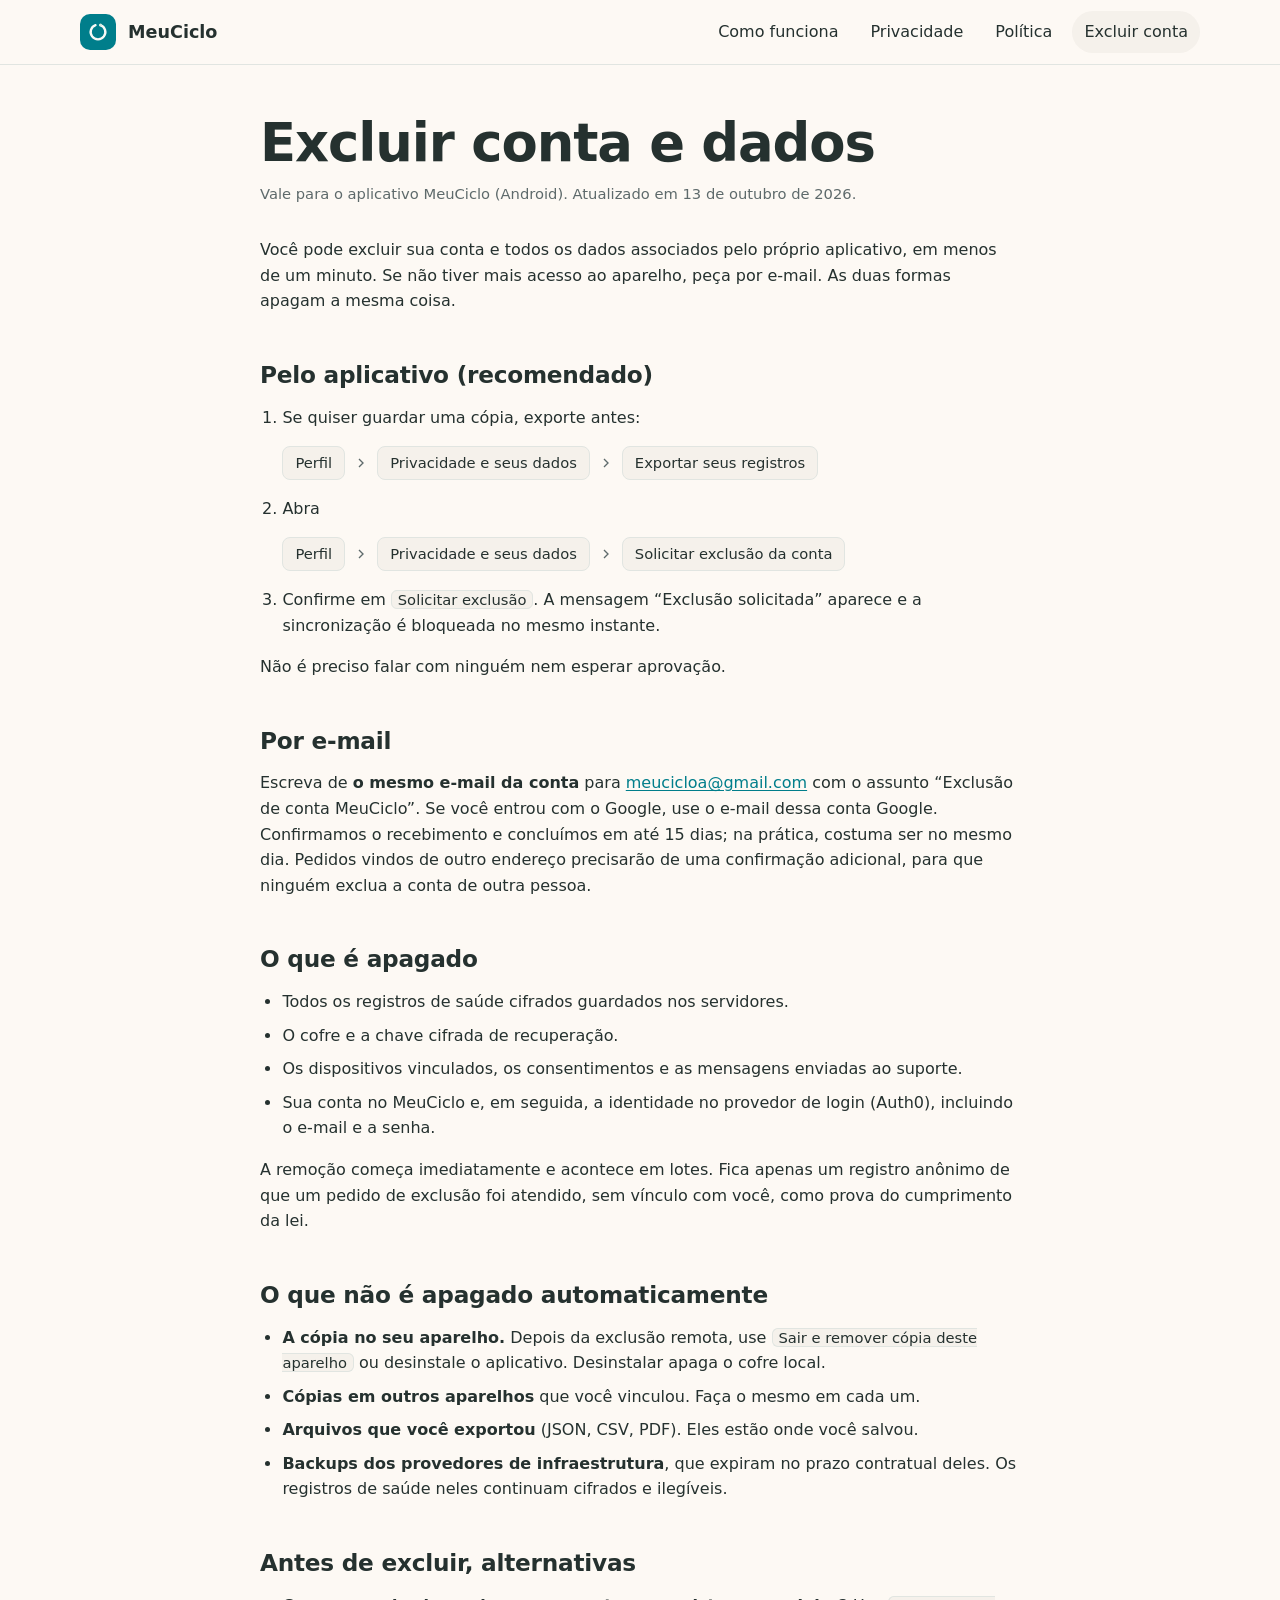
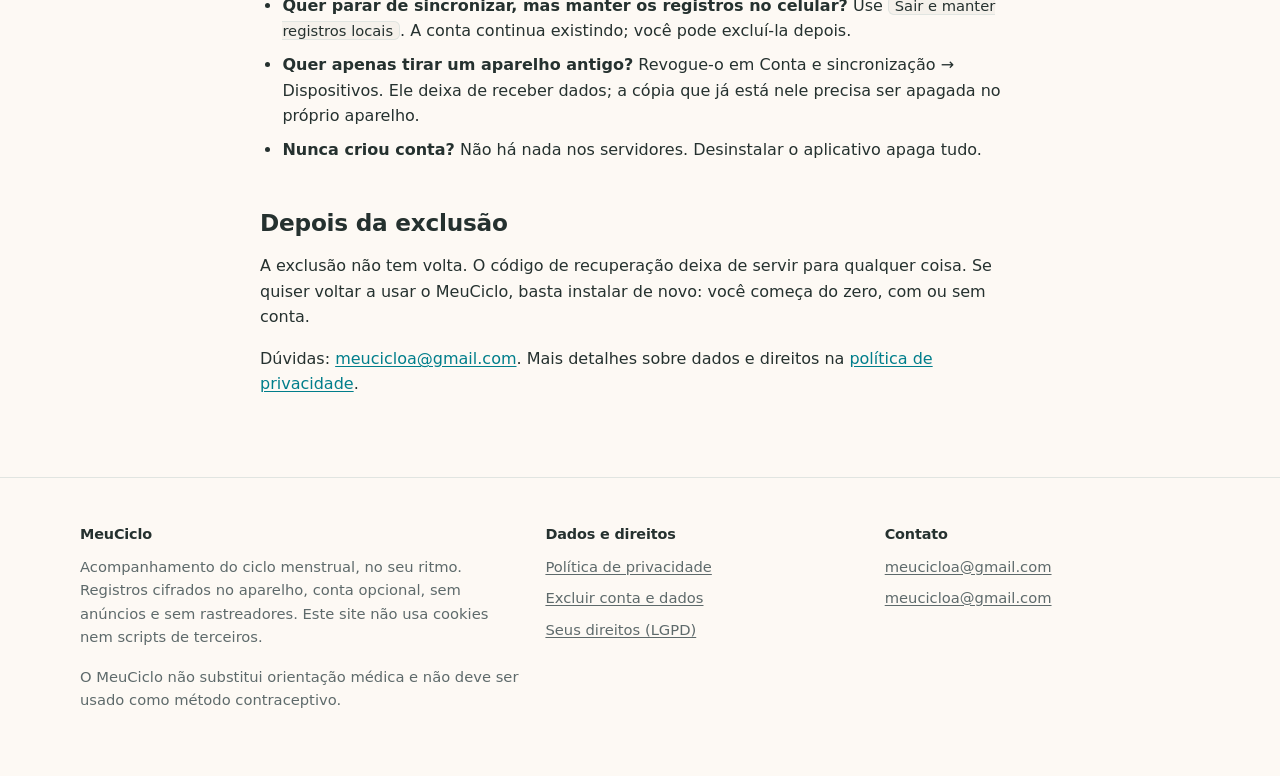
<file: excluir-conta.html>
<!doctype html>
<html lang="pt-BR">
<head>
<meta charset="utf-8">
<meta name="viewport" content="width=device-width, initial-scale=1">
<title>Excluir conta e dados — MeuCiclo</title>
<meta name="description" content="Como excluir sua conta e seus dados do MeuCiclo, pelo aplicativo ou por e-mail, e o que acontece depois.">
<link rel="icon" href="assets/logo.svg" type="image/svg+xml">
<link rel="canonical" href="https://appmeuciclo.com.br/excluir-conta">
<meta name="theme-color" content="#007E8B">
<meta property="og:title" content="Excluir conta e dados — MeuCiclo">
<meta property="og:description" content="Como excluir sua conta e seus dados do MeuCiclo, pelo aplicativo ou por e-mail, e o que acontece depois.">
<meta property="og:type" content="website">
<meta property="og:url" content="https://appmeuciclo.com.br/excluir-conta">
<meta property="og:locale" content="pt_BR">
<link rel="stylesheet" href="assets/styles.css">
</head>
<body>
<a class="skip" href="#conteudo">Ir para o conteúdo</a>
<header class="top"><div class="wrap">
  <a class="brand" href="index.html"><svg viewBox="0 0 108 108" aria-hidden="true"><rect width="108" height="108" fill="#007E8B"/><path d="M61.52,33.33 A22,22 0 1 1 46.48,33.33" fill="none" stroke="#F7F9F6" stroke-width="7" stroke-linecap="round"/><circle cx="61.52" cy="33.33" r="4.5" fill="#D6EBE1"/></svg> MeuCiclo</a>
  <nav class="nav" aria-label="Principal">
    <a href="index.html#como-funciona">Como funciona</a>
    <a href="index.html#privacidade">Privacidade</a>
    <a href="privacidade.html">Política</a>
    <a href="excluir-conta.html" aria-current="page">Excluir conta</a>
  </nav>
</div></header>
<main id="conteudo">

<article class="doc"><div class="wrap">
  <h1>Excluir conta e dados</h1>
  <p class="meta">Vale para o aplicativo MeuCiclo (Android). Atualizado em 13 de outubro de 2026.</p>
  <p>Você pode excluir sua conta e todos os dados associados pelo próprio aplicativo, em menos de um minuto. Se não tiver mais acesso ao aparelho, peça por e-mail. As duas formas apagam a mesma coisa.</p>

  <h2>Pelo aplicativo (recomendado)</h2>
  <ol>
    <li>Se quiser guardar uma cópia, exporte antes: <span class="path"><span>Perfil</span><svg viewBox="0 0 24 24" fill="none" stroke="currentColor" stroke-width="2" aria-hidden="true"><path d="M9 6l6 6-6 6"/></svg><span>Privacidade e seus dados</span><svg viewBox="0 0 24 24" fill="none" stroke="currentColor" stroke-width="2" aria-hidden="true"><path d="M9 6l6 6-6 6"/></svg><span>Exportar seus registros</span></span></li>
    <li>Abra <span class="path"><span>Perfil</span><svg viewBox="0 0 24 24" fill="none" stroke="currentColor" stroke-width="2" aria-hidden="true"><path d="M9 6l6 6-6 6"/></svg><span>Privacidade e seus dados</span><svg viewBox="0 0 24 24" fill="none" stroke="currentColor" stroke-width="2" aria-hidden="true"><path d="M9 6l6 6-6 6"/></svg><span>Solicitar exclusão da conta</span></span></li>
    <li>Confirme em <kbd>Solicitar exclusão</kbd>. A mensagem “Exclusão solicitada” aparece e a sincronização é bloqueada no mesmo instante.</li>
  </ol>
  <p>Não é preciso falar com ninguém nem esperar aprovação.</p>

  <h2>Por e-mail</h2>
  <p>Escreva de <strong>o mesmo e-mail da conta</strong> para <a href="mailto:meucicloa@gmail.com?subject=Exclus%C3%A3o%20de%20conta%20MeuCiclo">meucicloa@gmail.com</a> com o assunto “Exclusão de conta MeuCiclo”. Se você entrou com o Google, use o e-mail dessa conta Google. Confirmamos o recebimento e concluímos em até 15 dias; na prática, costuma ser no mesmo dia. Pedidos vindos de outro endereço precisarão de uma confirmação adicional, para que ninguém exclua a conta de outra pessoa.</p>

  <h2>O que é apagado</h2>
  <ul>
    <li>Todos os registros de saúde cifrados guardados nos servidores.</li>
    <li>O cofre e a chave cifrada de recuperação.</li>
    <li>Os dispositivos vinculados, os consentimentos e as mensagens enviadas ao suporte.</li>
    <li>Sua conta no MeuCiclo e, em seguida, a identidade no provedor de login (Auth0), incluindo o e-mail e a senha.</li>
  </ul>
  <p>A remoção começa imediatamente e acontece em lotes. Fica apenas um registro anônimo de que um pedido de exclusão foi atendido, sem vínculo com você, como prova do cumprimento da lei.</p>

  <h2>O que não é apagado automaticamente</h2>
  <ul>
    <li><strong>A cópia no seu aparelho.</strong> Depois da exclusão remota, use <kbd>Sair e remover cópia deste aparelho</kbd> ou desinstale o aplicativo. Desinstalar apaga o cofre local.</li>
    <li><strong>Cópias em outros aparelhos</strong> que você vinculou. Faça o mesmo em cada um.</li>
    <li><strong>Arquivos que você exportou</strong> (JSON, CSV, PDF). Eles estão onde você salvou.</li>
    <li><strong>Backups dos provedores de infraestrutura</strong>, que expiram no prazo contratual deles. Os registros de saúde neles continuam cifrados e ilegíveis.</li>
  </ul>

  <h2>Antes de excluir, alternativas</h2>
  <ul>
    <li><strong>Quer parar de sincronizar, mas manter os registros no celular?</strong> Use <kbd>Sair e manter registros locais</kbd>. A conta continua existindo; você pode excluí-la depois.</li>
    <li><strong>Quer apenas tirar um aparelho antigo?</strong> Revogue-o em Conta e sincronização → Dispositivos. Ele deixa de receber dados; a cópia que já está nele precisa ser apagada no próprio aparelho.</li>
    <li><strong>Nunca criou conta?</strong> Não há nada nos servidores. Desinstalar o aplicativo apaga tudo.</li>
  </ul>

  <h2>Depois da exclusão</h2>
  <p>A exclusão não tem volta. O código de recuperação deixa de servir para qualquer coisa. Se quiser voltar a usar o MeuCiclo, basta instalar de novo: você começa do zero, com ou sem conta.</p>
  <p>Dúvidas: <a href="mailto:meucicloa@gmail.com">meucicloa@gmail.com</a>. Mais detalhes sobre dados e direitos na <a href="privacidade.html">política de privacidade</a>.</p>
</div></article>
</main>
<footer><div class="wrap">
  <div>
    <h3>MeuCiclo</h3>
    <p>Acompanhamento do ciclo menstrual, no seu ritmo. Registros cifrados no aparelho, conta opcional, sem anúncios e sem rastreadores. Este site não usa cookies nem scripts de terceiros.</p>
    <p>O MeuCiclo não substitui orientação médica e não deve ser usado como método contraceptivo.</p>
  </div>
  <div>
    <h3>Dados e direitos</h3>
    <ul>
      <li><a href="privacidade.html">Política de privacidade</a></li>
      <li><a href="excluir-conta.html">Excluir conta e dados</a></li>
      <li><a href="privacidade.html#direitos">Seus direitos (LGPD)</a></li>
    </ul>
  </div>
  <div>
    <h3>Contato</h3>
    <ul>
      <li><a href="mailto:meucicloa@gmail.com">meucicloa@gmail.com</a></li>
      <li><a href="mailto:meucicloa@gmail.com">meucicloa@gmail.com</a></li>
    </ul>
  </div>
</div></footer>
</body>
</html>
</file>
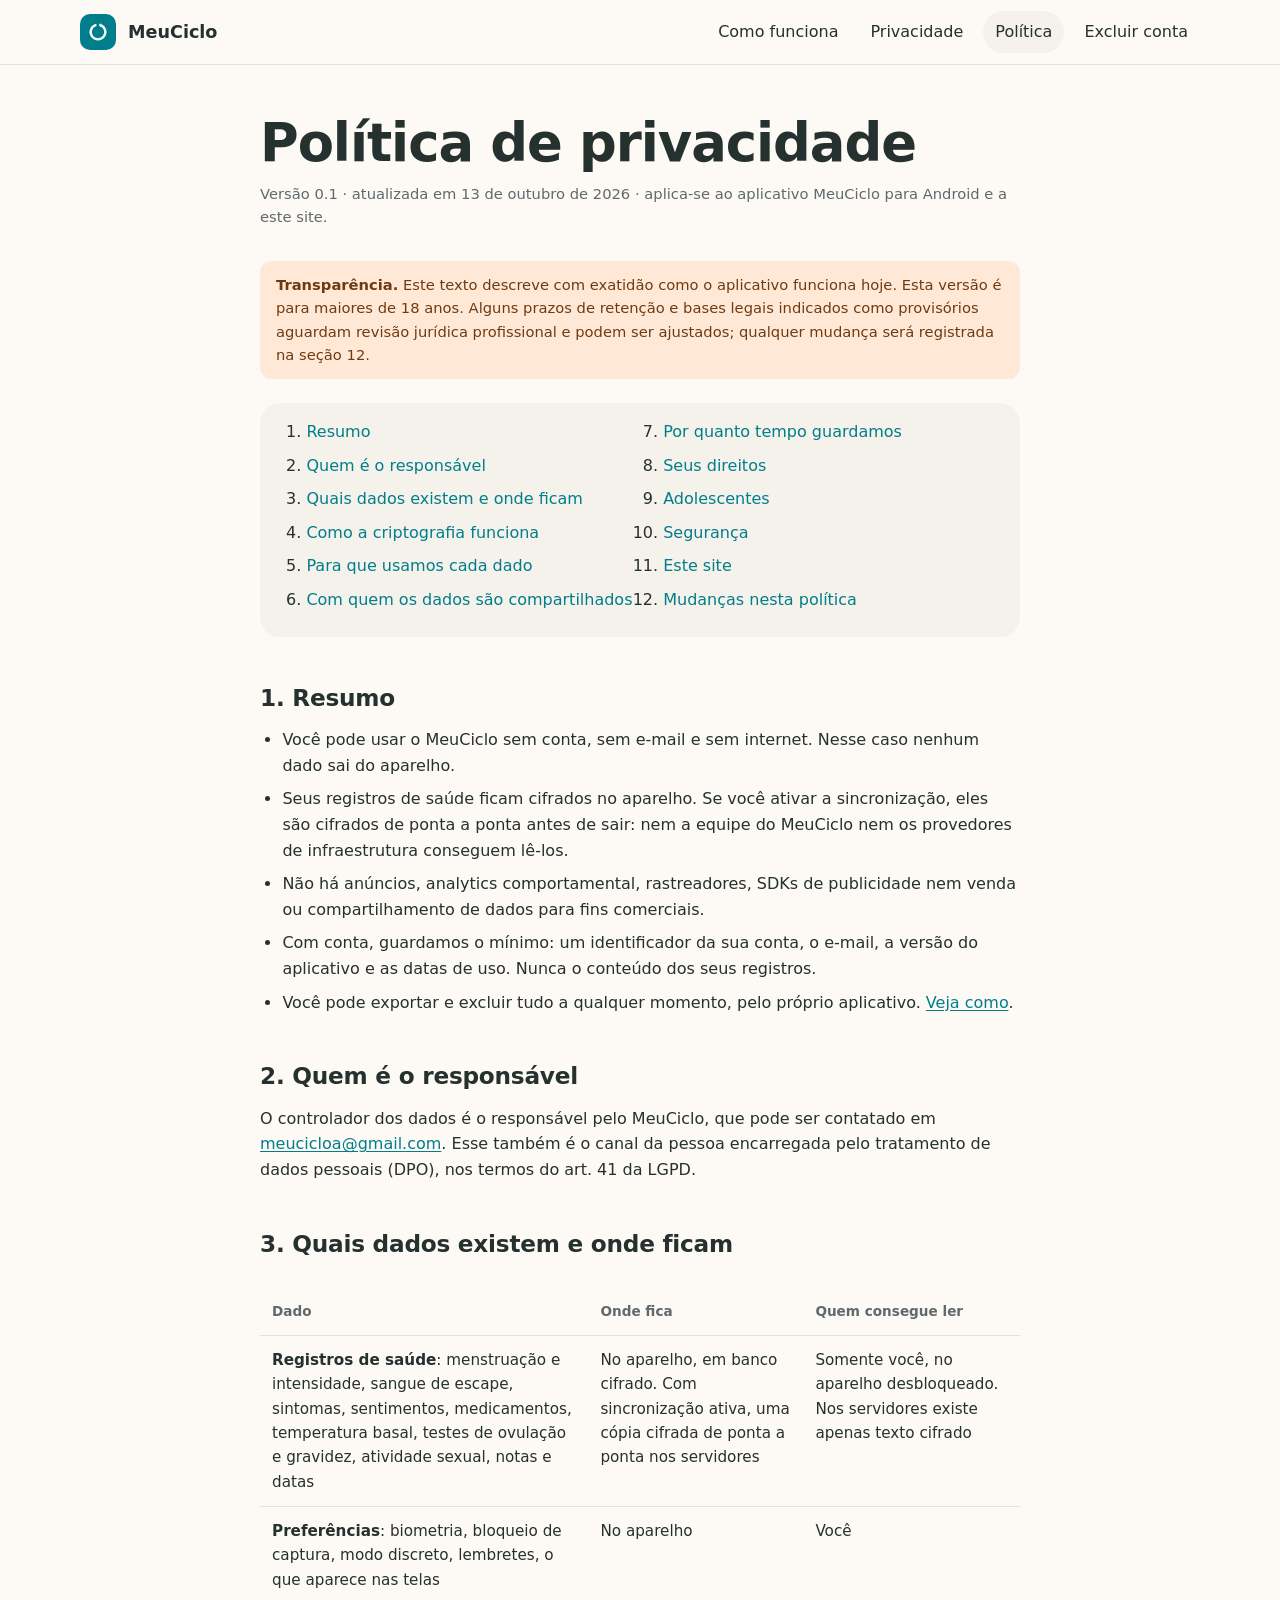
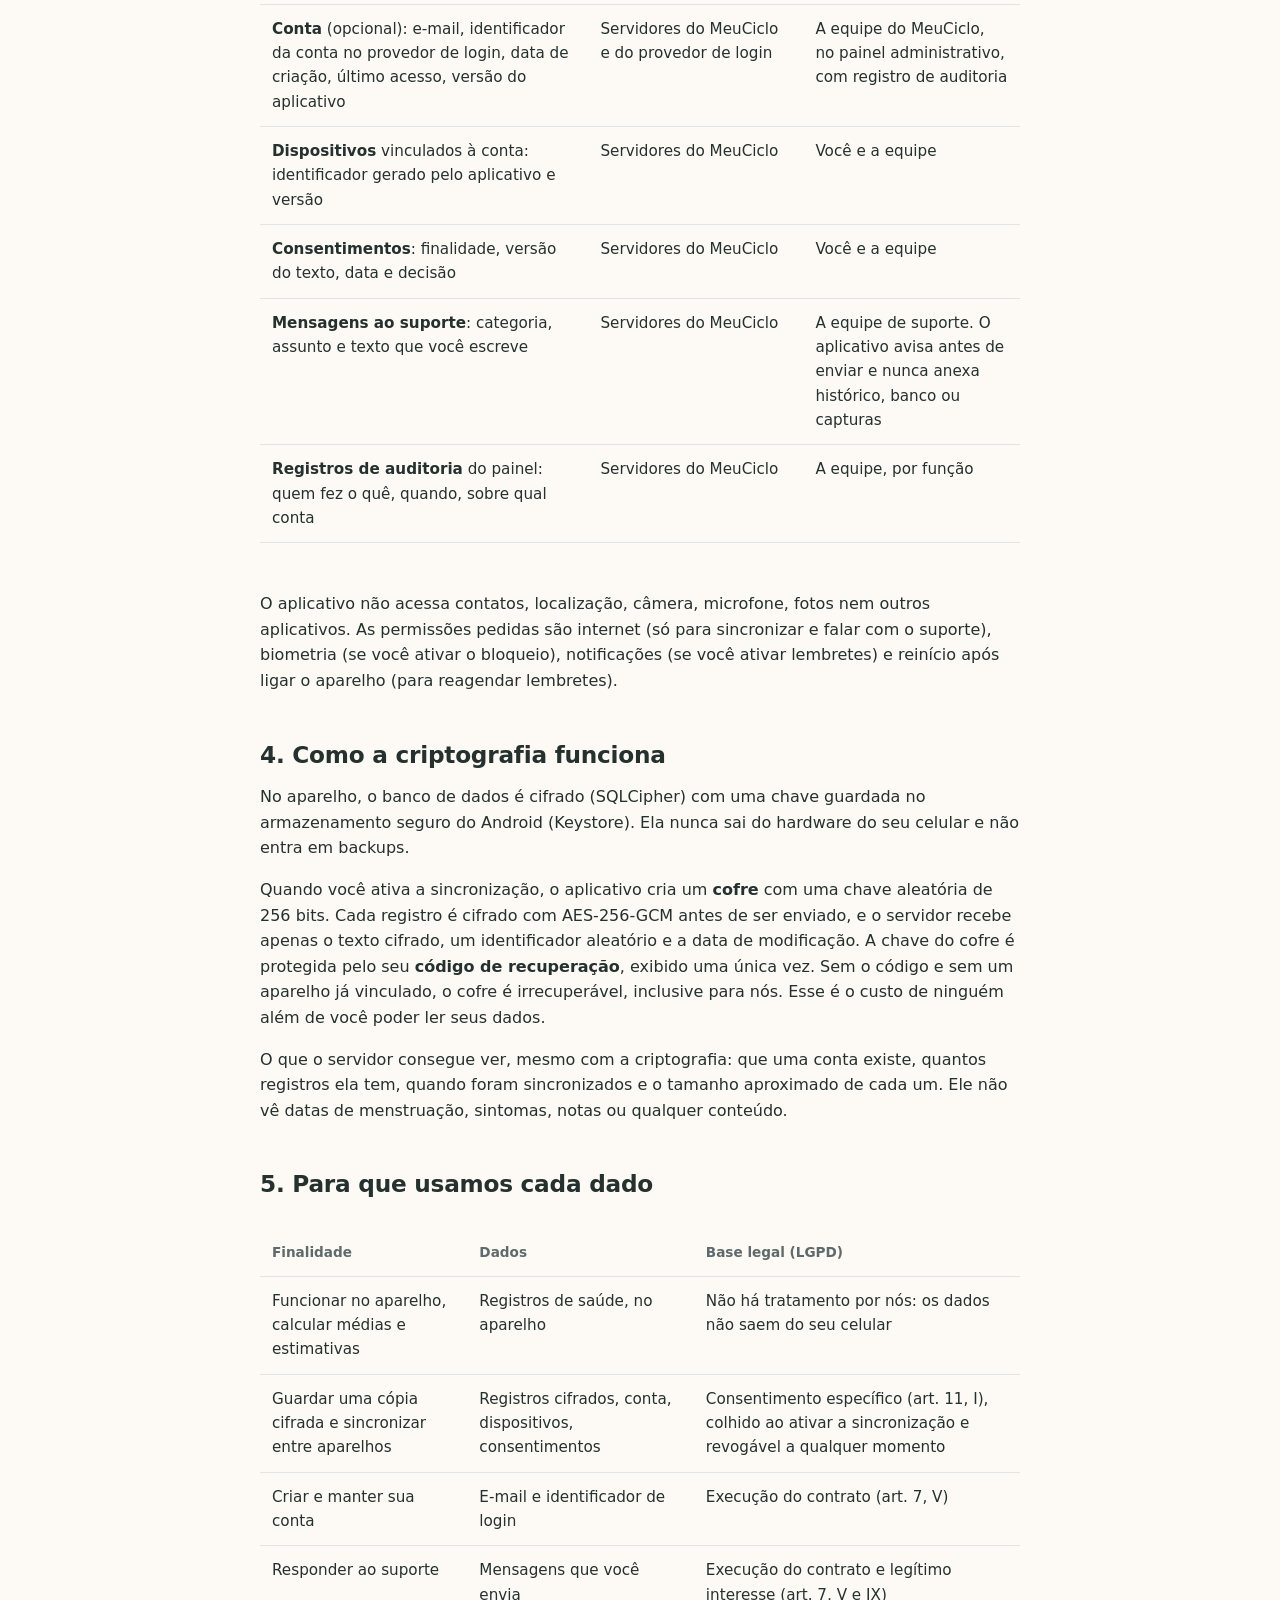
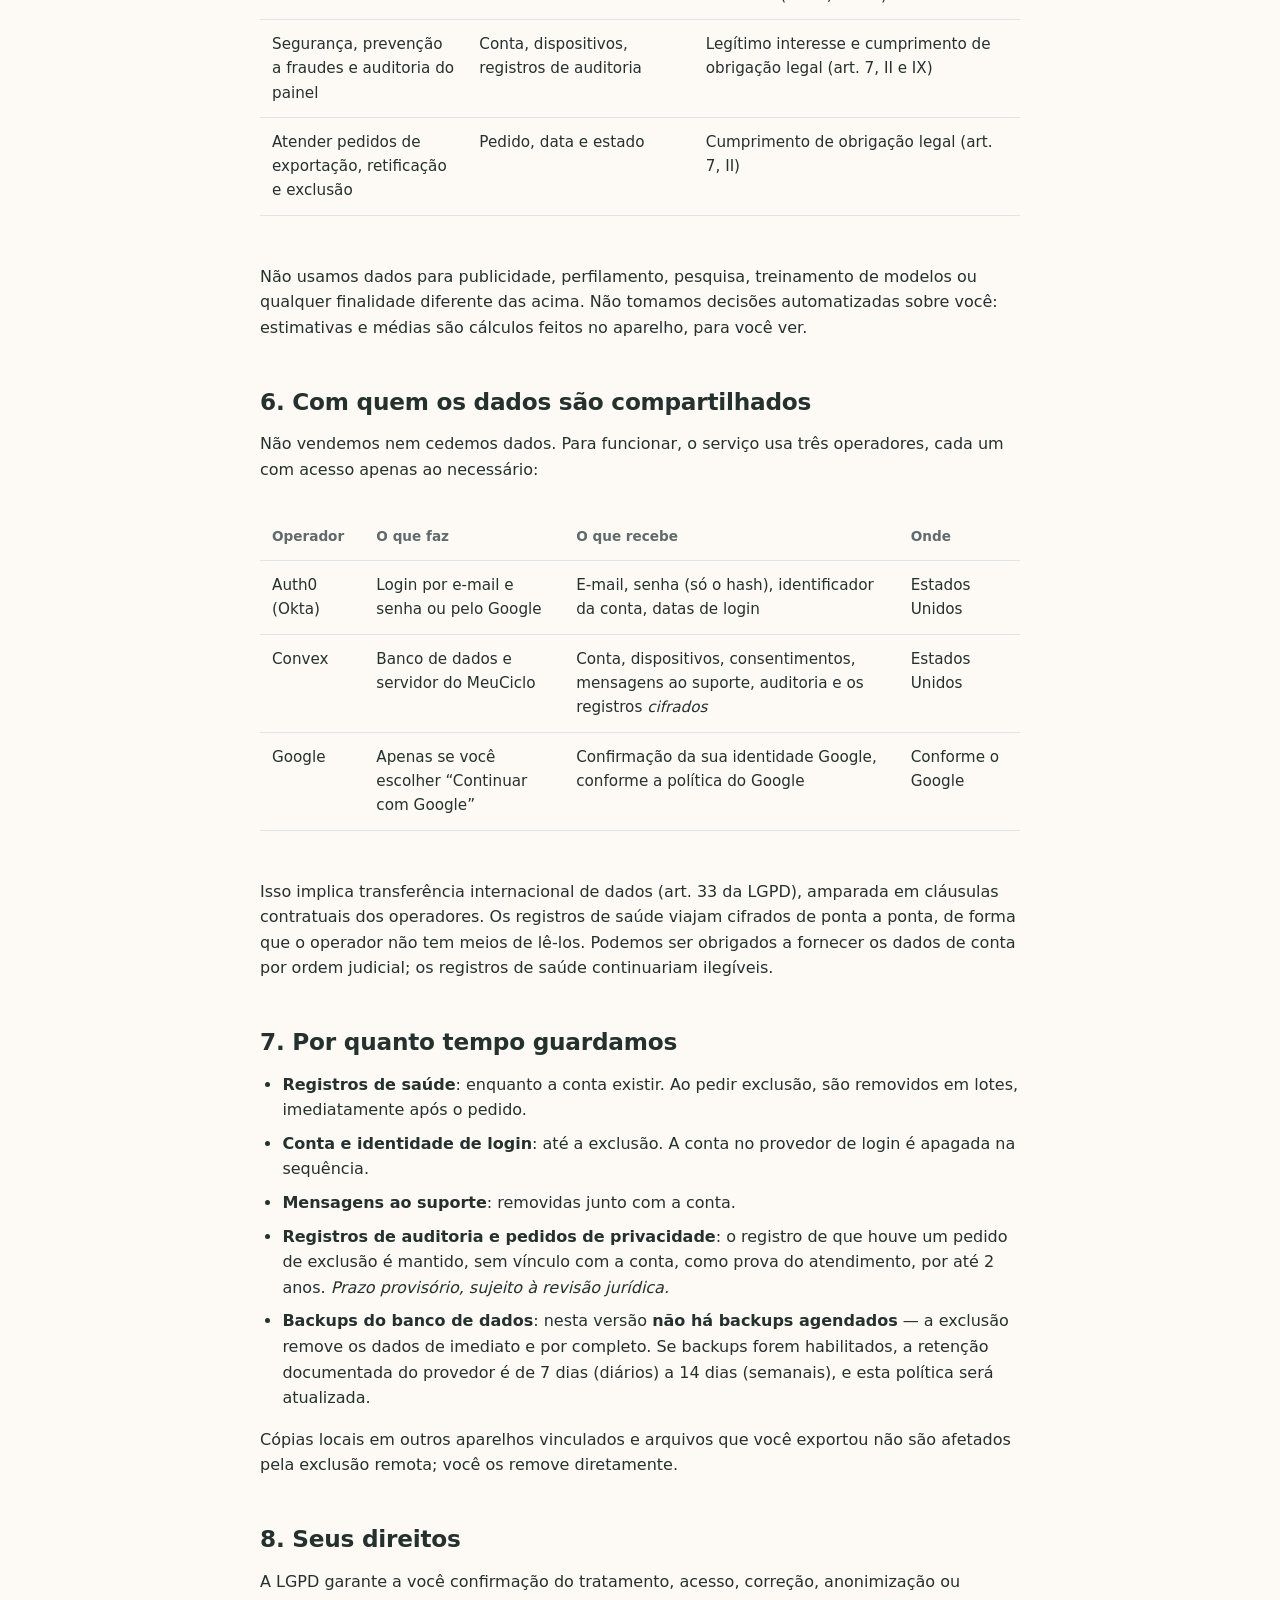
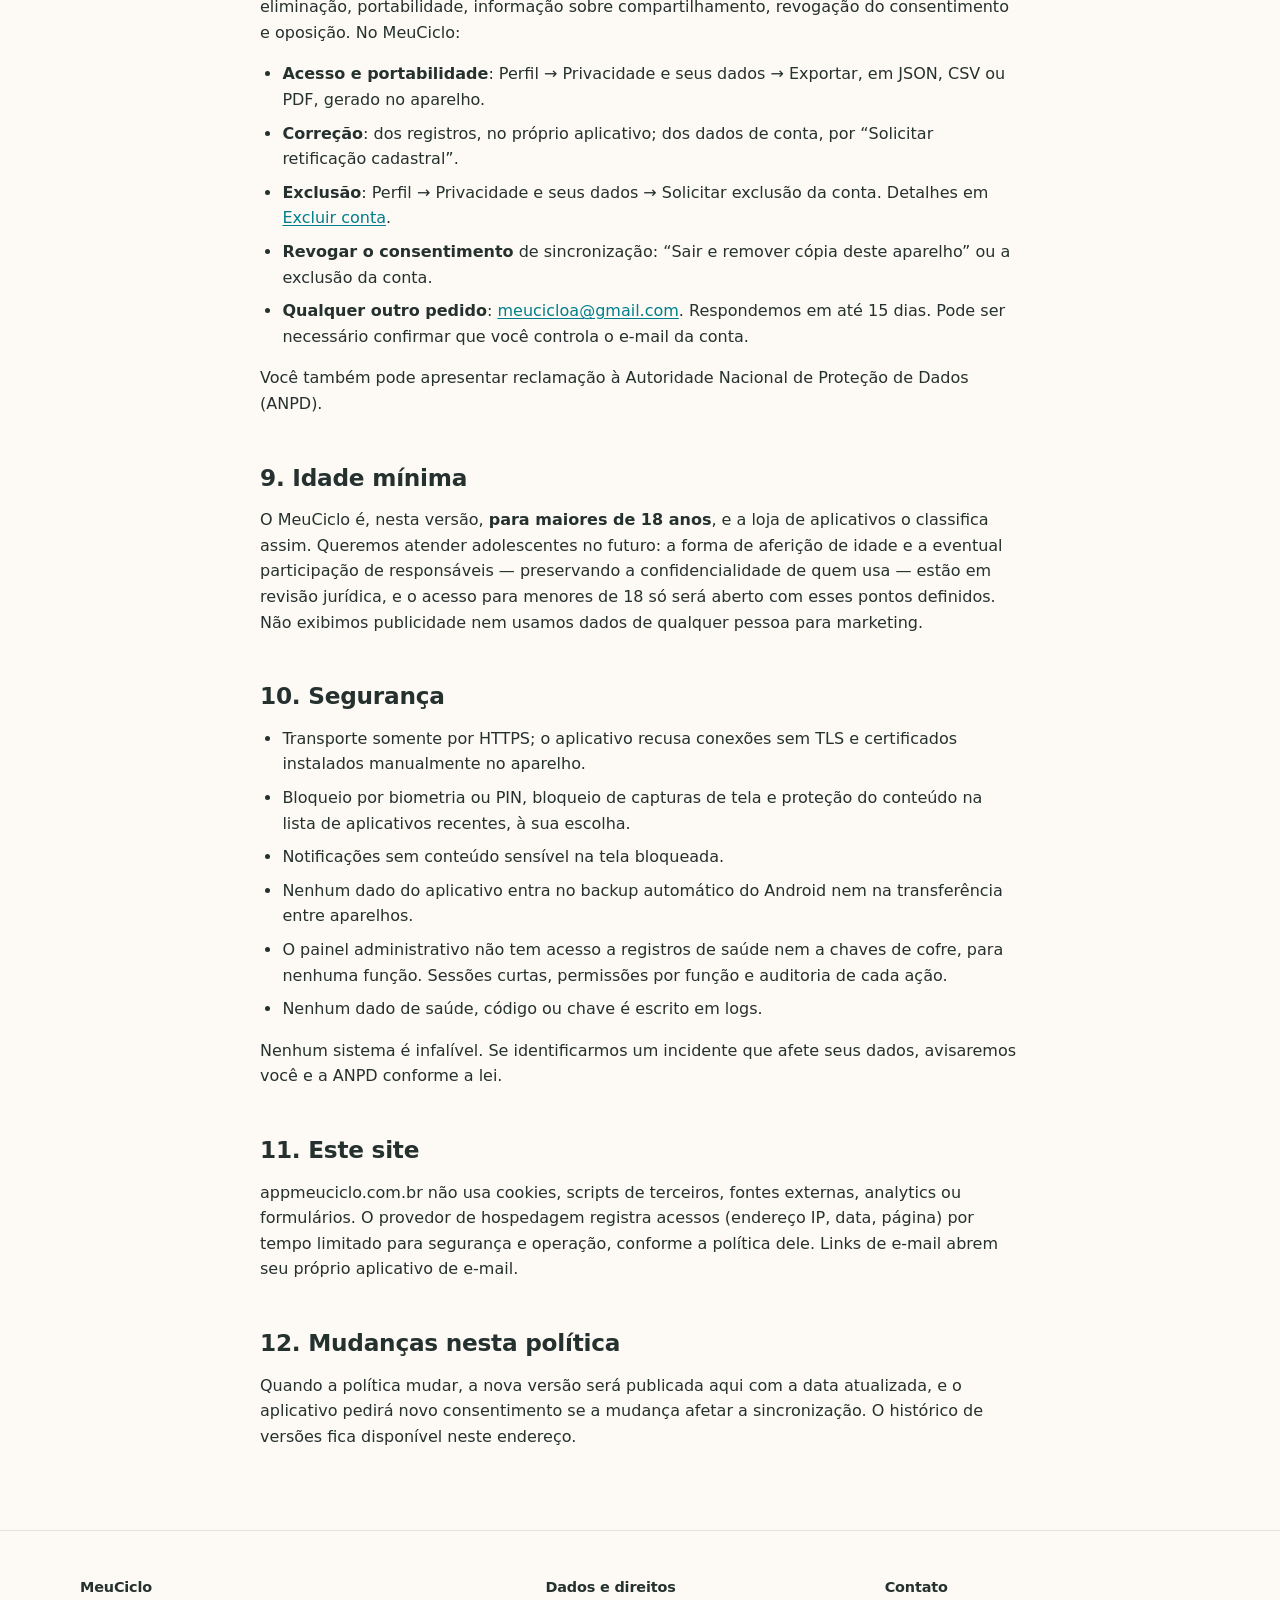
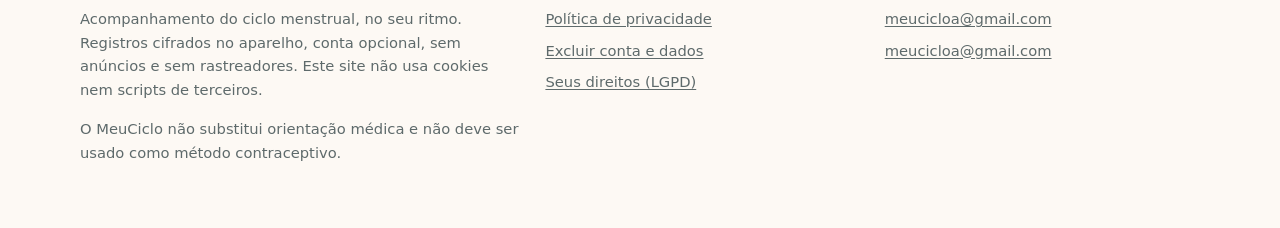
<file: privacidade.html>
<!doctype html>
<html lang="pt-BR">
<head>
<meta charset="utf-8">
<meta name="viewport" content="width=device-width, initial-scale=1">
<title>Política de privacidade — MeuCiclo</title>
<meta name="description" content="Como o MeuCiclo trata seus dados: o que fica no aparelho, o que é cifrado, quem são os operadores e como exercer seus direitos pela LGPD.">
<link rel="icon" href="assets/logo.svg" type="image/svg+xml">
<link rel="canonical" href="https://appmeuciclo.com.br/privacidade">
<meta name="theme-color" content="#007E8B">
<meta property="og:title" content="Política de privacidade — MeuCiclo">
<meta property="og:description" content="Como o MeuCiclo trata seus dados: o que fica no aparelho, o que é cifrado, quem são os operadores e como exercer seus direitos pela LGPD.">
<meta property="og:type" content="website">
<meta property="og:url" content="https://appmeuciclo.com.br/privacidade">
<meta property="og:locale" content="pt_BR">
<link rel="stylesheet" href="assets/styles.css">
</head>
<body>
<a class="skip" href="#conteudo">Ir para o conteúdo</a>
<header class="top"><div class="wrap">
  <a class="brand" href="index.html"><svg viewBox="0 0 108 108" aria-hidden="true"><rect width="108" height="108" fill="#007E8B"/><path d="M61.52,33.33 A22,22 0 1 1 46.48,33.33" fill="none" stroke="#F7F9F6" stroke-width="7" stroke-linecap="round"/><circle cx="61.52" cy="33.33" r="4.5" fill="#D6EBE1"/></svg> MeuCiclo</a>
  <nav class="nav" aria-label="Principal">
    <a href="index.html#como-funciona">Como funciona</a>
    <a href="index.html#privacidade">Privacidade</a>
    <a href="privacidade.html" aria-current="page">Política</a>
    <a href="excluir-conta.html">Excluir conta</a>
  </nav>
</div></header>
<main id="conteudo">

<article class="doc"><div class="wrap">
  <h1>Política de privacidade</h1>
  <p class="meta">Versão 0.1 · atualizada em 13 de outubro de 2026 · aplica-se ao aplicativo MeuCiclo para Android e a este site.</p>
  <div class="draft"><strong>Transparência.</strong> Este texto descreve com exatidão como o aplicativo funciona hoje. Esta versão é para maiores de 18 anos. Alguns prazos de retenção e bases legais indicados como provisórios aguardam revisão jurídica profissional e podem ser ajustados; qualquer mudança será registrada na seção 12.</div>

  <nav class="toc" aria-label="Sumário"><ol>
    <li><a href="#resumo">Resumo</a></li><li><a href="#quem">Quem é o responsável</a></li><li><a href="#dados">Quais dados existem e onde ficam</a></li>
    <li><a href="#cifra">Como a criptografia funciona</a></li><li><a href="#finalidades">Para que usamos cada dado</a></li><li><a href="#operadores">Com quem os dados são compartilhados</a></li>
    <li><a href="#retencao">Por quanto tempo guardamos</a></li><li><a href="#direitos">Seus direitos</a></li><li><a href="#menores">Adolescentes</a></li>
    <li><a href="#seguranca">Segurança</a></li><li><a href="#site">Este site</a></li><li><a href="#mudancas">Mudanças nesta política</a></li>
  </ol></nav>

  <h2 id="resumo">1. Resumo</h2>
  <ul>
    <li>Você pode usar o MeuCiclo sem conta, sem e-mail e sem internet. Nesse caso nenhum dado sai do aparelho.</li>
    <li>Seus registros de saúde ficam cifrados no aparelho. Se você ativar a sincronização, eles são cifrados de ponta a ponta antes de sair: nem a equipe do MeuCiclo nem os provedores de infraestrutura conseguem lê-los.</li>
    <li>Não há anúncios, analytics comportamental, rastreadores, SDKs de publicidade nem venda ou compartilhamento de dados para fins comerciais.</li>
    <li>Com conta, guardamos o mínimo: um identificador da sua conta, o e-mail, a versão do aplicativo e as datas de uso. Nunca o conteúdo dos seus registros.</li>
    <li>Você pode exportar e excluir tudo a qualquer momento, pelo próprio aplicativo. <a href="excluir-conta.html">Veja como</a>.</li>
  </ul>

  <h2 id="quem">2. Quem é o responsável</h2>
  <p>O controlador dos dados é o responsável pelo MeuCiclo, que pode ser contatado em <a href="mailto:meucicloa@gmail.com">meucicloa@gmail.com</a>. Esse também é o canal da pessoa encarregada pelo tratamento de dados pessoais (DPO), nos termos do art. 41 da LGPD.</p>

  <h2 id="dados">3. Quais dados existem e onde ficam</h2>
  <div class="table-wrap"><table>
    <thead><tr><th>Dado</th><th>Onde fica</th><th>Quem consegue ler</th></tr></thead>
    <tbody>
      <tr><td><strong>Registros de saúde</strong>: menstruação e intensidade, sangue de escape, sintomas, sentimentos, medicamentos, temperatura basal, testes de ovulação e gravidez, atividade sexual, notas e datas</td><td>No aparelho, em banco cifrado. Com sincronização ativa, uma cópia cifrada de ponta a ponta nos servidores</td><td>Somente você, no aparelho desbloqueado. Nos servidores existe apenas texto cifrado</td></tr>
      <tr><td><strong>Preferências</strong>: biometria, bloqueio de captura, modo discreto, lembretes, o que aparece nas telas</td><td>No aparelho</td><td>Você</td></tr>
      <tr><td><strong>Conta</strong> (opcional): e-mail, identificador da conta no provedor de login, data de criação, último acesso, versão do aplicativo</td><td>Servidores do MeuCiclo e do provedor de login</td><td>A equipe do MeuCiclo, no painel administrativo, com registro de auditoria</td></tr>
      <tr><td><strong>Dispositivos</strong> vinculados à conta: identificador gerado pelo aplicativo e versão</td><td>Servidores do MeuCiclo</td><td>Você e a equipe</td></tr>
      <tr><td><strong>Consentimentos</strong>: finalidade, versão do texto, data e decisão</td><td>Servidores do MeuCiclo</td><td>Você e a equipe</td></tr>
      <tr><td><strong>Mensagens ao suporte</strong>: categoria, assunto e texto que você escreve</td><td>Servidores do MeuCiclo</td><td>A equipe de suporte. O aplicativo avisa antes de enviar e nunca anexa histórico, banco ou capturas</td></tr>
      <tr><td><strong>Registros de auditoria</strong> do painel: quem fez o quê, quando, sobre qual conta</td><td>Servidores do MeuCiclo</td><td>A equipe, por função</td></tr>
    </tbody>
  </table></div>
  <p>O aplicativo não acessa contatos, localização, câmera, microfone, fotos nem outros aplicativos. As permissões pedidas são internet (só para sincronizar e falar com o suporte), biometria (se você ativar o bloqueio), notificações (se você ativar lembretes) e reinício após ligar o aparelho (para reagendar lembretes).</p>

  <h2 id="cifra">4. Como a criptografia funciona</h2>
  <p>No aparelho, o banco de dados é cifrado (SQLCipher) com uma chave guardada no armazenamento seguro do Android (Keystore). Ela nunca sai do hardware do seu celular e não entra em backups.</p>
  <p>Quando você ativa a sincronização, o aplicativo cria um <strong>cofre</strong> com uma chave aleatória de 256 bits. Cada registro é cifrado com AES-256-GCM antes de ser enviado, e o servidor recebe apenas o texto cifrado, um identificador aleatório e a data de modificação. A chave do cofre é protegida pelo seu <strong>código de recuperação</strong>, exibido uma única vez. Sem o código e sem um aparelho já vinculado, o cofre é irrecuperável, inclusive para nós. Esse é o custo de ninguém além de você poder ler seus dados.</p>
  <p>O que o servidor consegue ver, mesmo com a criptografia: que uma conta existe, quantos registros ela tem, quando foram sincronizados e o tamanho aproximado de cada um. Ele não vê datas de menstruação, sintomas, notas ou qualquer conteúdo.</p>

  <h2 id="finalidades">5. Para que usamos cada dado</h2>
  <div class="table-wrap"><table>
    <thead><tr><th>Finalidade</th><th>Dados</th><th>Base legal (LGPD)</th></tr></thead>
    <tbody>
      <tr><td>Funcionar no aparelho, calcular médias e estimativas</td><td>Registros de saúde, no aparelho</td><td>Não há tratamento por nós: os dados não saem do seu celular</td></tr>
      <tr><td>Guardar uma cópia cifrada e sincronizar entre aparelhos</td><td>Registros cifrados, conta, dispositivos, consentimentos</td><td>Consentimento específico (art. 11, I), colhido ao ativar a sincronização e revogável a qualquer momento</td></tr>
      <tr><td>Criar e manter sua conta</td><td>E-mail e identificador de login</td><td>Execução do contrato (art. 7, V)</td></tr>
      <tr><td>Responder ao suporte</td><td>Mensagens que você envia</td><td>Execução do contrato e legítimo interesse (art. 7, V e IX)</td></tr>
      <tr><td>Segurança, prevenção a fraudes e auditoria do painel</td><td>Conta, dispositivos, registros de auditoria</td><td>Legítimo interesse e cumprimento de obrigação legal (art. 7, II e IX)</td></tr>
      <tr><td>Atender pedidos de exportação, retificação e exclusão</td><td>Pedido, data e estado</td><td>Cumprimento de obrigação legal (art. 7, II)</td></tr>
    </tbody>
  </table></div>
  <p>Não usamos dados para publicidade, perfilamento, pesquisa, treinamento de modelos ou qualquer finalidade diferente das acima. Não tomamos decisões automatizadas sobre você: estimativas e médias são cálculos feitos no aparelho, para você ver.</p>

  <h2 id="operadores">6. Com quem os dados são compartilhados</h2>
  <p>Não vendemos nem cedemos dados. Para funcionar, o serviço usa três operadores, cada um com acesso apenas ao necessário:</p>
  <div class="table-wrap"><table>
    <thead><tr><th>Operador</th><th>O que faz</th><th>O que recebe</th><th>Onde</th></tr></thead>
    <tbody>
      <tr><td>Auth0 (Okta)</td><td>Login por e-mail e senha ou pelo Google</td><td>E-mail, senha (só o hash), identificador da conta, datas de login</td><td>Estados Unidos</td></tr>
      <tr><td>Convex</td><td>Banco de dados e servidor do MeuCiclo</td><td>Conta, dispositivos, consentimentos, mensagens ao suporte, auditoria e os registros <em>cifrados</em></td><td>Estados Unidos</td></tr>
      <tr><td>Google</td><td>Apenas se você escolher “Continuar com Google”</td><td>Confirmação da sua identidade Google, conforme a política do Google</td><td>Conforme o Google</td></tr>
    </tbody>
  </table></div>
  <p>Isso implica transferência internacional de dados (art. 33 da LGPD), amparada em cláusulas contratuais dos operadores. Os registros de saúde viajam cifrados de ponta a ponta, de forma que o operador não tem meios de lê-los. Podemos ser obrigados a fornecer os dados de conta por ordem judicial; os registros de saúde continuariam ilegíveis.</p>

  <h2 id="retencao">7. Por quanto tempo guardamos</h2>
  <ul>
    <li><strong>Registros de saúde</strong>: enquanto a conta existir. Ao pedir exclusão, são removidos em lotes, imediatamente após o pedido.</li>
    <li><strong>Conta e identidade de login</strong>: até a exclusão. A conta no provedor de login é apagada na sequência.</li>
    <li><strong>Mensagens ao suporte</strong>: removidas junto com a conta.</li>
    <li><strong>Registros de auditoria e pedidos de privacidade</strong>: o registro de que houve um pedido de exclusão é mantido, sem vínculo com a conta, como prova do atendimento, por até 2 anos. <em>Prazo provisório, sujeito à revisão jurídica.</em></li>
    <li><strong>Backups do banco de dados</strong>: nesta versão <strong>não há backups agendados</strong> — a exclusão remove os dados de imediato e por completo. Se backups forem habilitados, a retenção documentada do provedor é de 7 dias (diários) a 14 dias (semanais), e esta política será atualizada.</li>
  </ul>
  <p>Cópias locais em outros aparelhos vinculados e arquivos que você exportou não são afetados pela exclusão remota; você os remove diretamente.</p>

  <h2 id="direitos">8. Seus direitos</h2>
  <p>A LGPD garante a você confirmação do tratamento, acesso, correção, anonimização ou eliminação, portabilidade, informação sobre compartilhamento, revogação do consentimento e oposição. No MeuCiclo:</p>
  <ul>
    <li><strong>Acesso e portabilidade</strong>: Perfil → Privacidade e seus dados → Exportar, em JSON, CSV ou PDF, gerado no aparelho.</li>
    <li><strong>Correção</strong>: dos registros, no próprio aplicativo; dos dados de conta, por “Solicitar retificação cadastral”.</li>
    <li><strong>Exclusão</strong>: Perfil → Privacidade e seus dados → Solicitar exclusão da conta. Detalhes em <a href="excluir-conta.html">Excluir conta</a>.</li>
    <li><strong>Revogar o consentimento</strong> de sincronização: “Sair e remover cópia deste aparelho” ou a exclusão da conta.</li>
    <li><strong>Qualquer outro pedido</strong>: <a href="mailto:meucicloa@gmail.com">meucicloa@gmail.com</a>. Respondemos em até 15 dias. Pode ser necessário confirmar que você controla o e-mail da conta.</li>
  </ul>
  <p>Você também pode apresentar reclamação à Autoridade Nacional de Proteção de Dados (ANPD).</p>

  <h2 id="menores">9. Idade mínima</h2>
  <p>O MeuCiclo é, nesta versão, <strong>para maiores de 18 anos</strong>, e a loja de aplicativos o classifica assim. Queremos atender adolescentes no futuro: a forma de aferição de idade e a eventual participação de responsáveis — preservando a confidencialidade de quem usa — estão em revisão jurídica, e o acesso para menores de 18 só será aberto com esses pontos definidos. Não exibimos publicidade nem usamos dados de qualquer pessoa para marketing.</p>

  <h2 id="seguranca">10. Segurança</h2>
  <ul>
    <li>Transporte somente por HTTPS; o aplicativo recusa conexões sem TLS e certificados instalados manualmente no aparelho.</li>
    <li>Bloqueio por biometria ou PIN, bloqueio de capturas de tela e proteção do conteúdo na lista de aplicativos recentes, à sua escolha.</li>
    <li>Notificações sem conteúdo sensível na tela bloqueada.</li>
    <li>Nenhum dado do aplicativo entra no backup automático do Android nem na transferência entre aparelhos.</li>
    <li>O painel administrativo não tem acesso a registros de saúde nem a chaves de cofre, para nenhuma função. Sessões curtas, permissões por função e auditoria de cada ação.</li>
    <li>Nenhum dado de saúde, código ou chave é escrito em logs.</li>
  </ul>
  <p>Nenhum sistema é infalível. Se identificarmos um incidente que afete seus dados, avisaremos você e a ANPD conforme a lei.</p>

  <h2 id="site">11. Este site</h2>
  <p>appmeuciclo.com.br não usa cookies, scripts de terceiros, fontes externas, analytics ou formulários. O provedor de hospedagem registra acessos (endereço IP, data, página) por tempo limitado para segurança e operação, conforme a política dele. Links de e-mail abrem seu próprio aplicativo de e-mail.</p>

  <h2 id="mudancas">12. Mudanças nesta política</h2>
  <p>Quando a política mudar, a nova versão será publicada aqui com a data atualizada, e o aplicativo pedirá novo consentimento se a mudança afetar a sincronização. O histórico de versões fica disponível neste endereço.</p>
</div></article>
</main>
<footer><div class="wrap">
  <div>
    <h3>MeuCiclo</h3>
    <p>Acompanhamento do ciclo menstrual, no seu ritmo. Registros cifrados no aparelho, conta opcional, sem anúncios e sem rastreadores. Este site não usa cookies nem scripts de terceiros.</p>
    <p>O MeuCiclo não substitui orientação médica e não deve ser usado como método contraceptivo.</p>
  </div>
  <div>
    <h3>Dados e direitos</h3>
    <ul>
      <li><a href="privacidade.html">Política de privacidade</a></li>
      <li><a href="excluir-conta.html">Excluir conta e dados</a></li>
      <li><a href="privacidade.html#direitos">Seus direitos (LGPD)</a></li>
    </ul>
  </div>
  <div>
    <h3>Contato</h3>
    <ul>
      <li><a href="mailto:meucicloa@gmail.com">meucicloa@gmail.com</a></li>
      <li><a href="mailto:meucicloa@gmail.com">meucicloa@gmail.com</a></li>
    </ul>
  </div>
</div></footer>
</body>
</html>
</file>
<file: assets/styles.css>
/* MeuCiclo — site institucional. Tokens espelham android/design/Theme.kt. */
:root {
  --bg: #FDF9F4; --fg: #25312F; --muted: #5E6A6B; --outline: #E1E5E1;
  --surface: #FFFFFF; --surface-low: #FFFDFA; --surface-2: #F5F1EB; --surface-3: #EFEAE3;
  --primary: #007E8B; --on-primary: #FFFFFF; --primary-soft: #D5F0F2; --on-primary-soft: #00494F;
  --flow: #B74454; --flow-soft: #FFE3E5; --on-flow-soft: #7E2434;
  --warm: #A35720; --warm-soft: #FFE9D6; --on-warm-soft: #6F3A12;
  --flow-1: #F3C4CA; --flow-2: #E58A97; --flow-3: #C9566A; --flow-4: #8E2A3C;
  --r-s: 12px; --r-m: 20px; --r-l: 28px;
  --s-1: 4px; --s-2: 8px; --s-3: 12px; --s-4: 16px; --s-6: 24px; --s-8: 32px; --s-12: 48px; --s-16: 64px; --s-24: 96px;
  --font: system-ui, -apple-system, "Segoe UI", Roboto, "Helvetica Neue", Arial, sans-serif;
  color-scheme: light dark;
}
@media (prefers-color-scheme: dark) {
  :root {
    --bg: #121A1B; --fg: #E4ECEB; --muted: #B7C5C4; --outline: #3C4849;
    --surface: #182223; --surface-low: #0C1314; --surface-2: #1F2A2B; --surface-3: #293435;
    --primary: #8CD4DA; --on-primary: #00363C; --primary-soft: #164A50; --on-primary-soft: #BDEDF0;
    --flow: #FFADB5; --flow-soft: #5E2E38; --on-flow-soft: #FFDADF;
    --warm: #F1B786; --warm-soft: #513923; --on-warm-soft: #FFDFC2;
    --flow-1: #5E2E38; --flow-2: #8A3E4C; --flow-3: #C25E70; --flow-4: #FFADB5;
  }
}
*, *::before, *::after { box-sizing: border-box; }
html { scroll-behavior: smooth; }
@media (prefers-reduced-motion: reduce) { html { scroll-behavior: auto; } }
body { margin: 0; background: var(--bg); color: var(--fg); font-family: var(--font); font-size: 1rem; line-height: 1.6; -webkit-font-smoothing: antialiased; }
img, svg { display: block; max-width: 100%; }
a { color: var(--primary); text-underline-offset: 0.15em; }
a:focus-visible, button:focus-visible { outline: 3px solid var(--primary); outline-offset: 3px; border-radius: 4px; }
h1, h2, h3 { line-height: 1.15; letter-spacing: -0.01em; margin: 0 0 var(--s-4); font-weight: 800; }
h1 { font-size: clamp(2.1rem, 5vw, 3.3rem); letter-spacing: -0.02em; }
h2 { font-size: clamp(1.6rem, 3vw, 2.1rem); }
h3 { font-size: 1.2rem; font-weight: 700; }
p { margin: 0 0 var(--s-4); }
.muted { color: var(--muted); }
.wrap { width: min(1120px, 100% - 2rem); margin-inline: auto; }
.skip { position: absolute; left: -999px; top: 0; background: var(--primary); color: var(--on-primary); padding: var(--s-2) var(--s-4); }
.skip:focus { left: var(--s-4); z-index: 10; }

/* Cabeçalho */
.top { position: sticky; top: 0; background: color-mix(in srgb, var(--bg) 88%, transparent); backdrop-filter: blur(10px); border-bottom: 1px solid var(--outline); z-index: 5; }
.top .wrap { display: flex; align-items: center; justify-content: space-between; gap: var(--s-4); min-height: 64px; }
.brand { display: inline-flex; align-items: center; gap: var(--s-3); color: var(--fg); text-decoration: none; font-weight: 800; font-size: 1.1rem; }
.brand svg { width: 36px; height: 36px; border-radius: 10px; }
.nav { display: flex; gap: var(--s-2); flex-wrap: wrap; }
.nav a { color: var(--fg); text-decoration: none; padding: var(--s-2) var(--s-3); border-radius: 999px; font-weight: 500; }
.nav a:hover, .nav a[aria-current="page"] { background: var(--surface-2); }
@media (max-width: 640px) {
  .top .wrap { flex-wrap: wrap; padding-bottom: var(--s-2); }
  .nav { width: 100%; flex-wrap: nowrap; overflow-x: auto; scrollbar-width: none; margin-inline: -1rem; padding-inline: 1rem; }
  .nav::-webkit-scrollbar { display: none; }
  .nav a { white-space: nowrap; }
}

/* Botões e selos */
.btn { display: inline-flex; align-items: center; gap: var(--s-2); padding: 0.8rem 1.4rem; border-radius: 999px; font-weight: 600; text-decoration: none; border: 1px solid transparent; }
.btn-primary { background: var(--primary); color: var(--on-primary); }
.btn-primary:hover { filter: brightness(0.95); }
.btn-ghost { background: transparent; color: var(--fg); border-color: var(--outline); }
.btn-ghost:hover { background: var(--surface-2); }
.pill { display: inline-flex; align-items: center; gap: var(--s-2); background: var(--surface-2); color: var(--muted); border-radius: 999px; padding: var(--s-1) var(--s-3); font-size: 0.85rem; font-weight: 500; }
.pill .dot { width: 8px; height: 8px; border-radius: 50%; background: var(--primary); }

/* Herói */
.hero { padding: var(--s-16) 0 var(--s-12); overflow: hidden; }
.hero .wrap { display: grid; gap: var(--s-12); align-items: center; }
@media (min-width: 900px) { .hero .wrap { grid-template-columns: 1.05fr 1fr; } }
.hero p.lead { font-size: 1.2rem; max-width: 34rem; }
.hero .actions { display: flex; flex-wrap: wrap; gap: var(--s-3); margin-top: var(--s-6); }
.hero .note { font-size: 0.9rem; margin-top: var(--s-4); }

/* Mockups de telas. O celular é um contêiner: tudo dentro escala com a largura dele
   (14px de corpo a 360px de largura, como no Android em 1x). */
/* Unidades cqw só valem para descendentes do contêiner: a moldura usa px. */
.phone { width: min(360px, 100%); aspect-ratio: 9 / 19.2; container-type: inline-size; background: #111a1b; border-radius: 40px; padding: 9px; box-shadow: 0 0 0 1px rgba(255,255,255,.08) inset, 0 30px 60px -30px rgba(20,30,30,.5); }
.screen { background: var(--bg); color: var(--fg); border-radius: 32px; height: 100%; overflow: hidden; display: flex; flex-direction: column; font-size: 3.89cqw; line-height: 1.4; }
.screen .status { display: flex; justify-content: space-between; align-items: center; padding: 1em 1.3em .2em; font-size: .85em; font-weight: 600; color: var(--muted); }
.screen .status span:last-child { font-size: .7em; letter-spacing: -.1em; }
.screen .body { padding: .6em 1.15em 1em; display: flex; flex-direction: column; gap: .8em; flex: 1; }
.screen .title { font-size: 1.5em; font-weight: 800; letter-spacing: -.02em; margin: .2em 0 0; }
.screen h4 { margin: 0 0 .15em; font-size: 1.05em; font-weight: 700; }
.screen .chip { align-self: flex-start; display: inline-flex; gap: .4em; align-items: center; background: var(--surface-2); color: var(--muted); border-radius: 999px; padding: .35em .8em; font-size: .85em; font-weight: 500; }
.screen .chip svg { width: 1em; height: 1em; }
.screen .ring { width: 64%; height: auto; align-self: center; }
.screen .legend { display: flex; gap: .9em; font-size: .78em; color: var(--muted); justify-content: center; white-space: nowrap; }
.screen .legend span::before { content: ""; display: inline-block; width: .7em; height: .7em; border-radius: 50%; background: var(--c); margin-right: .35em; }
.screen .cta { background: var(--primary); color: var(--on-primary); border-radius: 999px; text-align: center; padding: .75em; font-weight: 600; font-size: 1em; }
.screen .row { display: flex; justify-content: space-between; align-items: baseline; font-size: .85em; gap: .5em; }
.screen .row b { font-size: 1.05em; }
.screen .dots { display: flex; gap: .45em; overflow: hidden; }
.screen .dots i { flex: 0 0 2em; height: 2em; border-radius: 50%; display: grid; place-items: center; font-style: normal; font-size: .85em; font-weight: 600; background: var(--surface-2); color: var(--muted); }
.screen .dots i.f { background: var(--flow-2); color: #fff; }
.screen .dots i.t { outline: .15em solid var(--primary); color: var(--primary); background: var(--primary-soft); }
.screen .dots i.o { background: var(--primary-soft); color: var(--on-primary-soft); }
.screen .tabs { margin-top: auto; display: grid; grid-template-columns: repeat(5, 1fr); align-items: center; border-top: 1px solid var(--outline); padding: .6em .4em .9em; font-size: .72em; color: var(--muted); text-align: center; }
.screen .tabs .on { color: var(--primary); font-weight: 600; }
.screen .tabs .fab { width: 2.8em; height: 2.8em; border-radius: 50%; background: var(--primary); color: var(--on-primary); display: grid; place-items: center; margin: -1.6em auto 0; font-size: 1.1em; font-weight: 400; box-shadow: 0 .4em 1em -.4em rgba(0,0,0,.4); }
.screen .card { background: var(--surface-2); border-radius: .9em; padding: .85em .95em; }
.screen .card.warm { background: var(--warm-soft); color: var(--on-warm-soft); }
.screen .cal { display: grid; grid-template-columns: repeat(7, 1fr); gap: .25em; text-align: center; font-size: .85em; }
.screen .cal .h { color: var(--muted); font-size: .75em; padding-bottom: .3em; }
.screen .cal i { font-style: normal; aspect-ratio: 1; display: grid; place-items: center; border-radius: 50%; }
.screen .cal .f1 { background: var(--flow-1); } .screen .cal .f2 { background: var(--flow-2); color: #fff; } .screen .cal .f3 { background: var(--flow-3); color: #fff; } .screen .cal .f4 { background: var(--flow-4); color: #fff; }
.screen .cal .o { box-shadow: 0 0 0 .13em var(--primary) inset; }
.screen .cal .today { font-weight: 700; color: var(--primary); }
.screen .cal .p { color: var(--muted); border: 1px dashed var(--outline); }
.screen .label { color: var(--muted); font-size: .8em; }
.screen .choices { display: flex; flex-wrap: wrap; gap: .4em; }
.screen .choices span { background: var(--surface-2); border-radius: 999px; padding: .35em .8em; font-size: .85em; font-weight: 500; }
.screen .choices .sel { background: var(--primary); color: var(--on-primary); }
.screen .choices .fl { background: var(--flow-soft); color: var(--on-flow-soft); }
.screen .choices .mood { background: var(--warm-soft); color: var(--on-warm-soft); }
.screen .field { border: 1px solid var(--outline); border-radius: .8em; padding: .8em .9em; color: var(--muted); font-size: .9em; min-height: 4em; }
.screen .bars { display: flex; align-items: flex-end; gap: .5em; height: 5.5em; padding-top: 1em; }
.screen .bars i { flex: 1; background: var(--primary-soft); border-radius: .3em .3em .15em .15em; position: relative; }
.screen .bars i.hi { background: var(--primary); }
.screen .bars i::after { content: attr(data-v); position: absolute; top: -1.3em; left: 0; right: 0; text-align: center; font-size: .72em; font-style: normal; color: var(--muted); }
.screen .stat { display: grid; grid-template-columns: 1fr 1fr; gap: .6em; }
.screen .stat .card b { display: block; font-size: 1.7em; letter-spacing: -.02em; }
.screen .stat .card small { font-size: .78em; color: var(--muted); }
.screen .toggle { display: flex; justify-content: space-between; align-items: center; padding: .6em 0; border-bottom: 1px solid var(--outline); font-size: .9em; gap: .5em; }
.screen .toggle i { width: 2.4em; height: 1.35em; border-radius: 999px; background: var(--primary); position: relative; flex: none; }
.screen .toggle i::after { content: ""; position: absolute; right: .2em; top: .2em; width: .95em; height: .95em; border-radius: 50%; background: var(--on-primary); }
.screen .toggle i.off { background: var(--outline); } .screen .toggle i.off::after { right: auto; left: .2em; background: var(--surface); }
.screen .link { color: var(--primary); font-weight: 600; }
.screen .push { margin-top: auto; }
.caption { text-align: center; font-size: 0.9rem; color: var(--muted); margin-top: var(--s-3); }
figure { margin: 0; }

/* Seções */
section { padding: var(--s-16) 0; }
section.alt { background: var(--surface-low); border-block: 1px solid var(--outline); }
.eyebrow { color: var(--primary); font-weight: 700; letter-spacing: 0.08em; text-transform: uppercase; font-size: 0.78rem; margin-bottom: var(--s-2); }
.intro { max-width: 40rem; margin-bottom: var(--s-8); }
.steps { display: grid; gap: var(--s-6); counter-reset: step; }
@media (min-width: 760px) { .steps { grid-template-columns: repeat(3, 1fr); } }
.step { padding-top: var(--s-4); border-top: 2px solid var(--outline); }
.step::before { counter-increment: step; content: counter(step, decimal-leading-zero); display: block; color: var(--primary); font-weight: 800; font-size: 0.9rem; margin-bottom: var(--s-3); }
.grid { display: grid; gap: var(--s-4); }
@media (min-width: 640px) { .grid.two { grid-template-columns: 1fr 1fr; } }
@media (min-width: 900px) { .grid.three { grid-template-columns: repeat(3, 1fr); } }
.card { background: var(--surface); border: 1px solid var(--outline); border-radius: var(--r-m); padding: var(--s-6); }
.card h3 { display: flex; align-items: center; gap: var(--s-3); }
.card .ic { width: 36px; height: 36px; border-radius: 10px; display: grid; place-items: center; flex: none; }
.ic.p { background: var(--primary-soft); color: var(--on-primary-soft); } .ic.f { background: var(--flow-soft); color: var(--on-flow-soft); } .ic.w { background: var(--warm-soft); color: var(--on-warm-soft); }
.ic svg { width: 20px; height: 20px; }
.card p:last-child { margin-bottom: 0; }
.split { display: grid; gap: var(--s-8); align-items: center; }
@media (min-width: 900px) { .split { grid-template-columns: 1fr 1fr; } }
.checks { list-style: none; padding: 0; margin: 0; display: grid; gap: var(--s-3); }
.checks li { display: grid; grid-template-columns: 24px 1fr; gap: var(--s-3); align-items: start; }
.checks svg { width: 24px; height: 24px; color: var(--primary); }
.callout { border-left: 4px solid var(--warm); background: var(--warm-soft); color: var(--on-warm-soft); padding: var(--s-4) var(--s-6); border-radius: 0 var(--r-s) var(--r-s) 0; }
.callout p:last-child { margin: 0; }
.cta-band { background: var(--primary); color: var(--on-primary); border-radius: var(--r-l); padding: var(--s-12) var(--s-6); text-align: center; }
.cta-band h2 { color: inherit; }
.cta-band .btn-primary { background: var(--on-primary); color: var(--primary); }
.cta-band p { max-width: 36rem; margin-inline: auto; }

/* Rodapé */
footer { padding: var(--s-12) 0; border-top: 1px solid var(--outline); font-size: 0.92rem; color: var(--muted); }
footer .wrap { display: grid; gap: var(--s-6); }
@media (min-width: 760px) { footer .wrap { grid-template-columns: 1.4fr 1fr 1fr; } }
footer h3 { font-size: 0.9rem; color: var(--fg); margin-bottom: var(--s-3); }
footer ul { list-style: none; padding: 0; margin: 0; display: grid; gap: var(--s-2); }
footer a { color: inherit; }

/* Páginas de texto */
.doc { padding: var(--s-12) 0 var(--s-16); }
.doc .wrap { width: min(760px, 100% - 2rem); }
.doc h1 { margin-bottom: var(--s-2); }
.doc .meta { color: var(--muted); font-size: 0.92rem; margin-bottom: var(--s-8); }
.doc h2 { font-size: 1.45rem; margin-top: var(--s-12); }
.doc h3 { margin-top: var(--s-8); }
.doc ul, .doc ol { padding-left: 1.4rem; }
.doc li { margin-bottom: var(--s-2); }
.table-wrap { overflow-x: auto; margin: var(--s-4) 0 var(--s-6); }
.table-wrap table { margin: 0; min-width: 560px; }
.doc table { width: 100%; border-collapse: collapse; font-size: 0.95rem; margin: var(--s-4) 0 var(--s-6); }
.doc th, .doc td { text-align: left; vertical-align: top; padding: var(--s-3); border-bottom: 1px solid var(--outline); }
.doc th { color: var(--muted); font-weight: 600; font-size: 0.85rem; }
.toc { background: var(--surface-2); border-radius: var(--r-m); padding: var(--s-4) var(--s-6); margin-bottom: var(--s-8); }
.toc ol { margin: 0; columns: 2; column-gap: var(--s-6); }
@media (max-width: 560px) { .toc ol { columns: 1; } }
.toc a { text-decoration: none; }
.draft { background: var(--warm-soft); color: var(--on-warm-soft); border-radius: var(--r-s); padding: var(--s-3) var(--s-4); font-size: 0.92rem; margin-bottom: var(--s-6); }
.path { display: flex; flex-wrap: wrap; gap: var(--s-2); align-items: center; margin: var(--s-4) 0; }
.path span { background: var(--surface-2); border: 1px solid var(--outline); border-radius: 8px; padding: var(--s-1) var(--s-3); font-weight: 500; font-size: 0.92rem; }
.path svg { width: 16px; height: 16px; color: var(--muted); }
kbd { font-family: inherit; background: var(--surface-2); border: 1px solid var(--outline); border-radius: 6px; padding: 0 0.4em; font-size: 0.92em; }

/* Cabeçalho: CTA */
.btn-sm { padding: 0.55rem 1rem; font-size: 0.92rem; }
.head-cta { flex: none; }
@media (max-width: 640px) { .head-cta { display: none; } }

/* Pilares */
.pillars { display: grid; gap: var(--s-4); }
@media (min-width: 900px) { .pillars { grid-template-columns: repeat(3, 1fr); } }
.pillar { display: flex; flex-direction: column; gap: var(--s-3); padding: var(--s-6); background: var(--surface); border: 1px solid var(--outline); border-radius: var(--r-m); color: inherit; text-decoration: none; transition: border-color .15s, transform .15s; }
.pillar:hover { border-color: var(--primary); transform: translateY(-2px); }
.pillar .ic { width: 44px; height: 44px; border-radius: 12px; display: grid; place-items: center; }
.pillar .ic svg { width: 22px; height: 22px; }
.pillar h3 { margin: 0; }
.pillar p { margin: 0; color: var(--muted); }
.pillar .more { color: var(--primary); font-weight: 600; margin-top: auto; }
.pillar .more::after { content: " →"; }

/* Nunca */
.never { background: var(--surface); border: 1px solid var(--outline); border-radius: var(--r-m); padding: var(--s-6); }
.never h3 { margin-bottom: var(--s-4); }
.never ul { list-style: none; padding: 0; margin: 0; display: grid; gap: var(--s-3); }
.never li { display: grid; grid-template-columns: 24px 1fr; gap: var(--s-3); align-items: start; }
.never svg { width: 22px; height: 22px; color: var(--flow); padding: 2px; }

/* Nuvem de chips */
.cloud { list-style: none; padding: 0; margin: 0; display: flex; flex-wrap: wrap; gap: var(--s-2); }
.cloud li { background: var(--surface-2); border-radius: 999px; padding: var(--s-2) var(--s-4); font-weight: 500; }
.cloud .f { background: var(--flow-soft); color: var(--on-flow-soft); } .cloud .w { background: var(--warm-soft); color: var(--on-warm-soft); } .cloud .p { background: var(--primary-soft); color: var(--on-primary-soft); }

/* FAQ */
.wrap.narrow { width: min(760px, 100% - 2rem); }
.faq { display: grid; gap: var(--s-2); }
.faq details { background: var(--surface); border: 1px solid var(--outline); border-radius: var(--r-s); padding: 0 var(--s-6); }
.faq summary { cursor: pointer; padding: var(--s-4) 0; font-weight: 600; list-style: none; display: flex; justify-content: space-between; gap: var(--s-4); align-items: center; }
.faq summary::-webkit-details-marker { display: none; }
.faq summary::after { content: "+"; color: var(--primary); font-size: 1.4rem; font-weight: 400; line-height: 1; flex: none; }
.faq details[open] summary::after { content: "–"; }
.faq details p { margin: 0 0 var(--s-4); color: var(--muted); }

/* Rodapé: frase de marca */
footer .tagline { display: block; margin-bottom: var(--s-8); }
.brand-line { font-size: clamp(1.4rem, 3vw, 2rem); font-weight: 800; letter-spacing: -0.01em; color: var(--fg); margin: 0; }

/* Herói: celular livre, cartões ao lado, anel atrás */
.hero .wrap { grid-template-columns: 1fr; }
@media (min-width: 900px) { .hero .wrap { grid-template-columns: 1fr 1fr; } }
.proof { list-style: none; padding: 0; margin: 0 0 var(--s-6); display: flex; flex-wrap: wrap; gap: var(--s-2) var(--s-4); color: var(--muted); font-size: 0.95rem; }
.proof li { display: inline-flex; align-items: baseline; gap: 0.35em; }
.proof b { color: var(--primary); font-size: 1.4rem; font-weight: 800; letter-spacing: -0.02em; }
.hero-art { position: relative; display: grid; place-items: center; padding: var(--s-8) 0; }
.hero-art .phone { position: relative; z-index: 1; width: min(300px, 72%); }
.hero-art .halo { position: absolute; width: 118%; max-width: none; aspect-ratio: 1; left: 50%; top: 50%; transform: translate(-50%, -50%); border-radius: 50%; border: 2.2rem solid var(--primary-soft); opacity: .9; }
.frag { background: var(--surface); border: 1px solid var(--outline); border-radius: 14px; padding: var(--s-3) var(--s-4); box-shadow: 0 18px 40px -24px rgba(20,30,30,.45); display: grid; gap: 2px; min-width: 140px; }
.frag .k { font-size: 0.7rem; color: var(--muted); font-weight: 700; letter-spacing: 0.06em; text-transform: uppercase; }
.frag b { font-size: 1.2rem; letter-spacing: -0.01em; }
.frag small { color: var(--muted); font-size: 0.8rem; }
.frag .chips { display: flex; gap: var(--s-1); flex-wrap: wrap; margin-top: var(--s-1); }
.frag .chips span { background: var(--warm-soft); color: var(--on-warm-soft); border-radius: 999px; padding: 2px 9px; font-size: 0.78rem; font-weight: 500; }
.frag .chips .on { background: var(--warm); color: #fff; }
.hero-art .frag { position: absolute; z-index: 2; }
.hero-art .f1 { left: -6%; top: 6%; }
.hero-art .f2 { right: -6%; top: 36%; max-width: 160px; }
.hero-art .f3 { left: -6%; bottom: 24%; }
.hero-art .f4 { right: -4%; bottom: 7%; grid-template-columns: 20px 1fr; align-items: center; gap: var(--s-2); font-size: 0.85rem; font-weight: 600; color: var(--on-primary-soft); background: var(--primary-soft); border-color: transparent; box-shadow: none; }
.hero-art .f4 svg { width: 20px; height: 20px; }
@media (max-width: 1100px) and (min-width: 900px) { .hero-art .phone { width: min(300px, 70%); } .hero-art .f2 { max-width: 150px; } }
@media (max-width: 899px) { .hero-art { padding-top: var(--s-6); } .hero-art .phone { width: min(320px, 100%); } .hero-art .frag { position: static; } .hero-art .f1, .hero-art .f2, .hero-art .f3 { display: none; } .hero-art { display: flex; flex-direction: column; align-items: center; gap: var(--s-4); } .hero-art .halo { width: 90%; border-width: 1.6rem; } }

/* Linhas alternadas: painel colorido ancora o celular */
.zig { display: grid; gap: var(--s-8); align-items: center; padding: var(--s-8) 0; }
@media (min-width: 760px) { .zig { grid-template-columns: 5fr 6fr; gap: var(--s-12); } .zig.flip .zig-text { order: 2; } }
.zig-text .n { display: block; color: var(--primary); font-weight: 800; font-size: 0.9rem; letter-spacing: 0.06em; margin-bottom: var(--s-3); }
.zig h3 { font-size: clamp(1.5rem, 2.4vw, 1.9rem); font-weight: 800; letter-spacing: -0.015em; }
.zig p { color: var(--muted); font-size: 1.08rem; max-width: 30rem; }
.zig-art { position: relative; border-radius: var(--r-l); background: var(--tone, var(--surface-2)); height: clamp(380px, 52vw, 540px); overflow: hidden; display: flex; justify-content: flex-end; align-items: flex-start; padding: var(--s-8) 8% 0; }
.zig.flip .zig-art { justify-content: flex-start; }
.zig-art .phone { width: min(320px, 68%); flex: none; }
.zig-art .frag { position: absolute; z-index: 2; left: var(--s-6); bottom: var(--s-6); }
.zig.flip .zig-art .frag { left: auto; right: var(--s-6); }
.zig-art.t-flow { --tone: var(--flow-soft); } .zig-art.t-warm { --tone: var(--warm-soft); } .zig-art.t-teal { --tone: var(--primary-soft); }
@media (max-width: 480px) { .zig-art, .zig.flip .zig-art { height: 360px; padding: var(--s-6) 0 0; justify-content: center; } .zig-art .phone { width: 78%; } .zig-art .frag { display: none; } }
</file>
